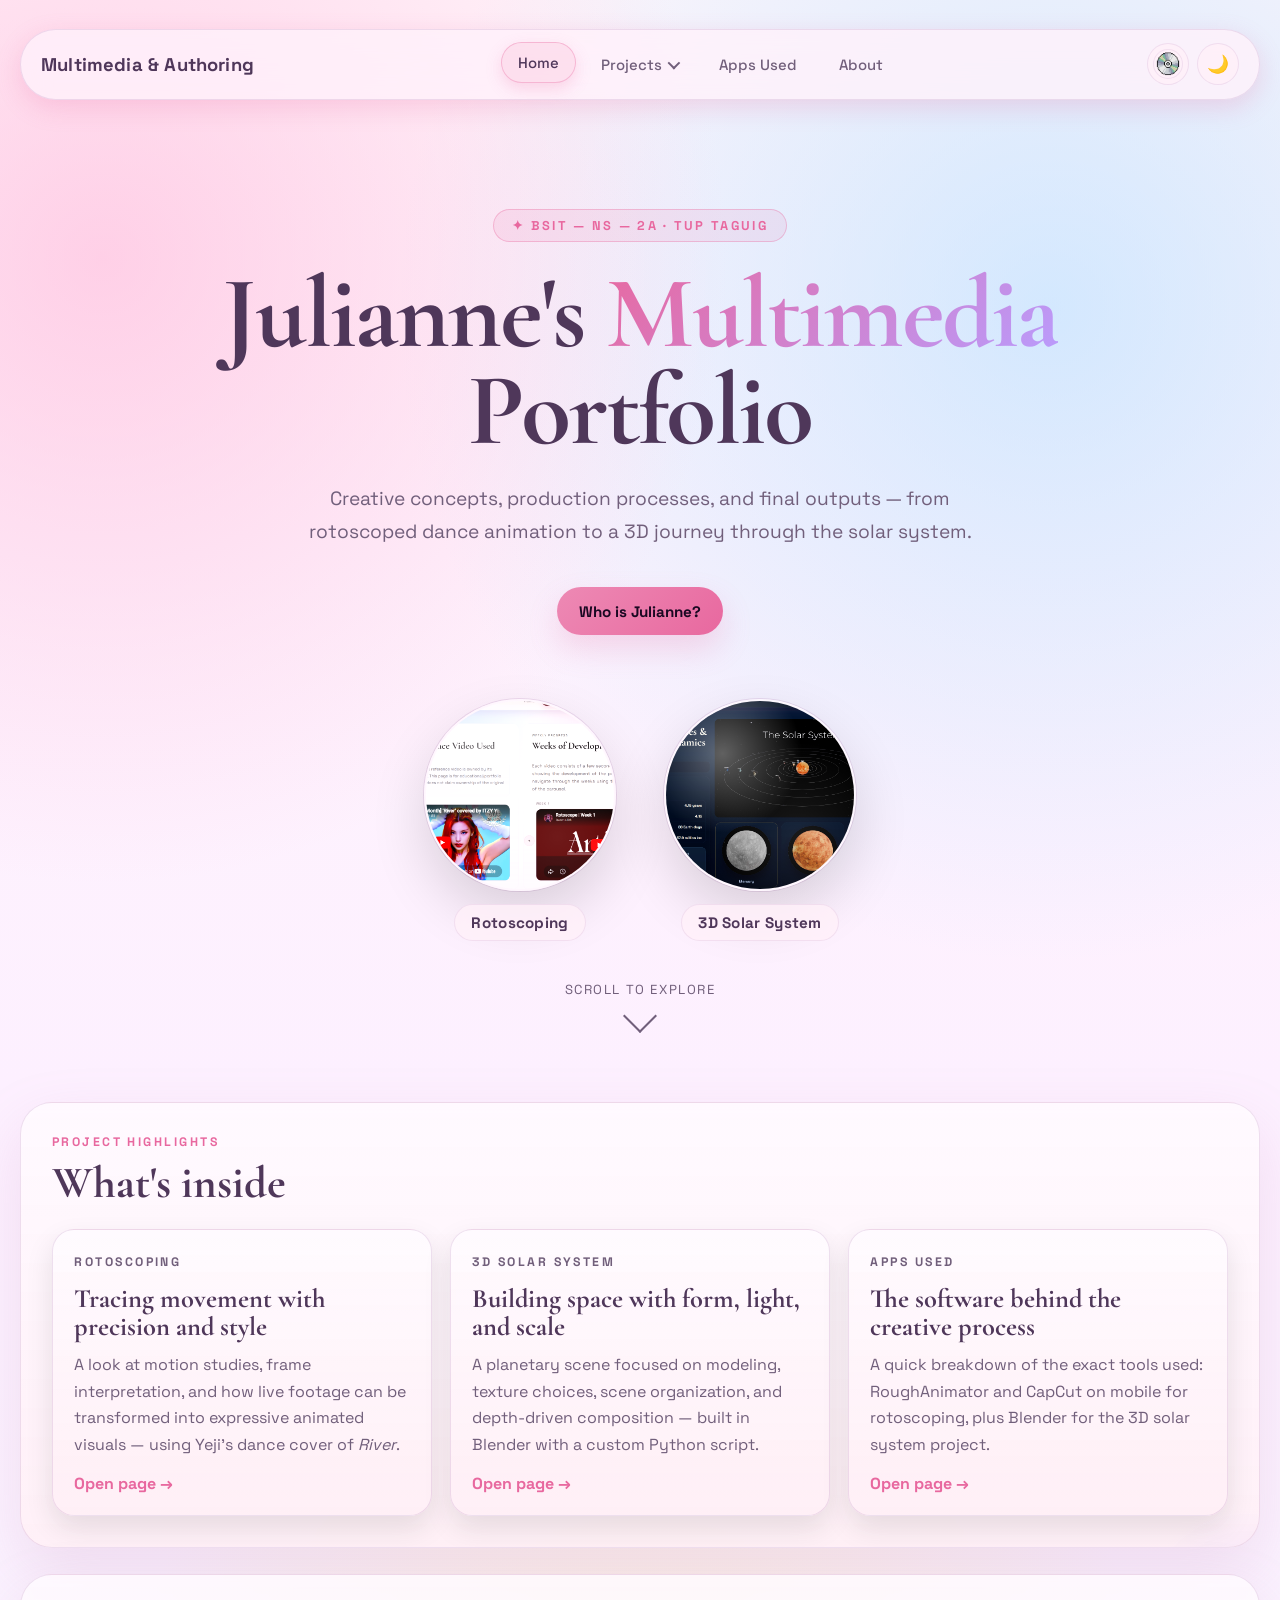
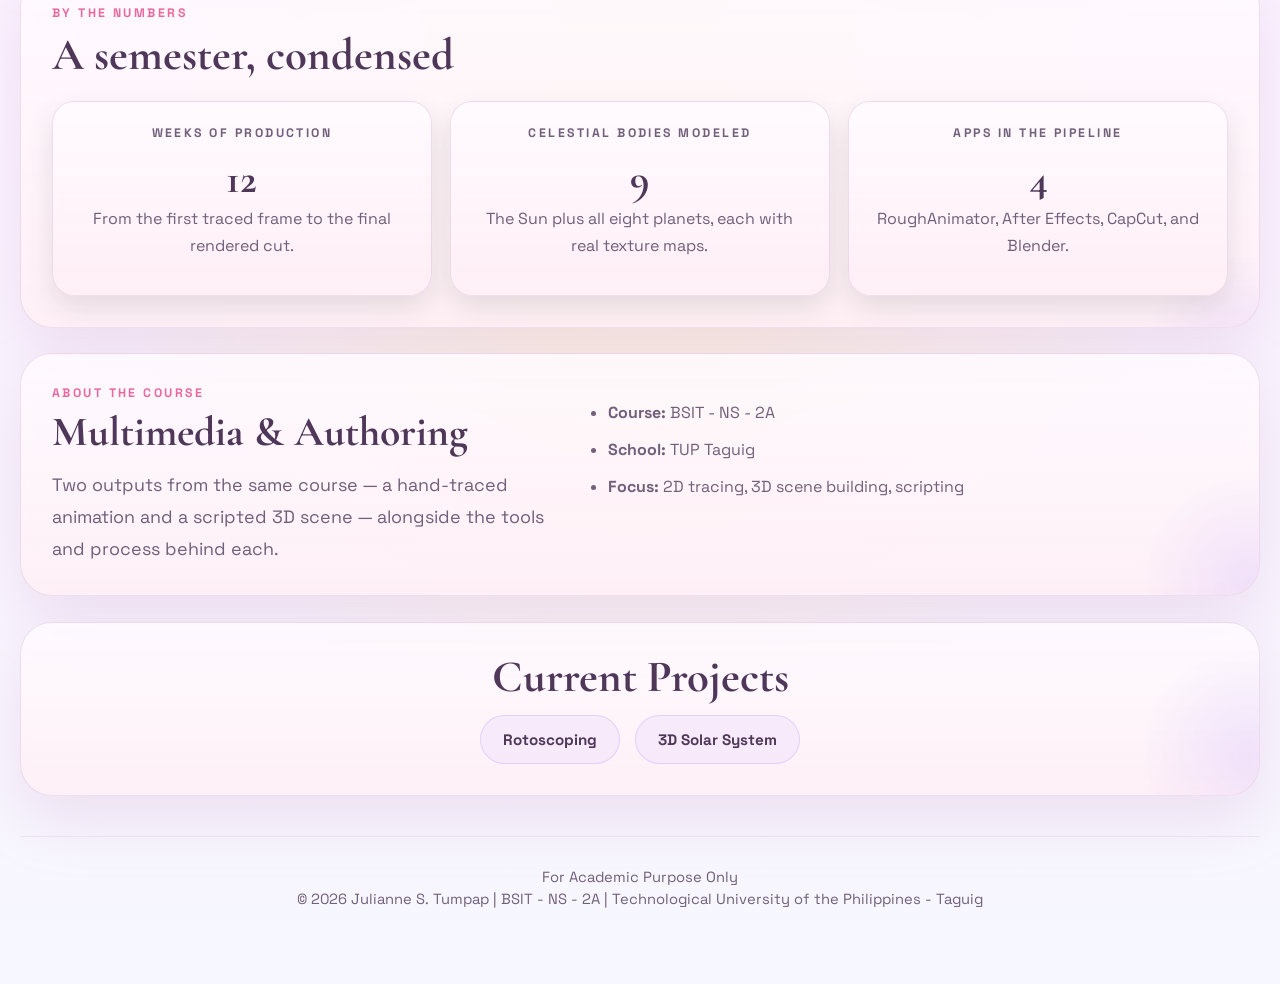
<file: index.html>
<!DOCTYPE html>
<html lang="en">
<head>
  
  <meta charset="UTF-8">
  <meta name="viewport" content="width=device-width, initial-scale=1.0">
  <title>Multimedia and Authoring — Julianne's Portfolio</title>
  <meta name="description" content="A multimedia and authoring portfolio featuring rotoscoping, 3D solar system work, software tools, and project process breakdowns.">
  <link rel="preconnect" href="https://fonts.googleapis.com">
  <link rel="preconnect" href="https://fonts.gstatic.com" crossorigin>
  <link href="https://fonts.googleapis.com/css2?family=Cormorant+Garamond:ital,wght@0,500;0,600;0,700;1,600&family=Space+Grotesk:wght@400;500;700&display=swap" rel="stylesheet">
  <link rel="stylesheet" href="styles.css">
  <script src="custom-cursor.js" defer></script>
</head>
<body class="page-home">

  <a class="skip-link" href="#main-content">Skip to content</a>

  <div class="site-shell">

    <!-- Header -->
    <header class="site-header" id="site-header">
      <a class="brand" href="index.html">
        <span>Multimedia &amp; Authoring</span>
      </a>

      <button class="nav-toggle" type="button"
              aria-expanded="false" aria-controls="primary-nav" aria-label="Open menu">
        <span></span><span></span><span></span>
      </button>

      <nav class="main-nav" id="primary-nav" aria-label="Primary">
        <a class="active" href="index.html">Home</a>
        <div class="nav-dropdown">
          <button class="nav-dropdown-trigger" type="button" aria-haspopup="true" aria-expanded="false">
            Projects
            <span class="nav-dropdown-caret" aria-hidden="true"></span>
          </button>
          <div class="nav-dropdown-menu" role="menu">
            <a href="rotoscoping.html" role="menuitem"><span class="dot" aria-hidden="true"></span>Rotoscoping</a>
            <a href="solar-system.html" role="menuitem"><span class="dot" aria-hidden="true"></span>3D Solar System</a>
          </div>
        </div>
        <a href="apps-used.html">Apps Used</a>
        <a href="about.html">About</a>
      </nav>

      <div class="header-controls">
        <button class="music-toggle" id="music-toggle" type="button" aria-label="Play background music">
          <span class="music-icon">
            <img src="Pictures/Pixel CD.jpg" alt="" loading="lazy">
          </span>
        </button>
        <button class="theme-toggle" id="theme-toggle" type="button" aria-label="Switch to dark mode">🌙
        </button>
      </div>
    </header>

    <!-- Main -->
    <main id="main-content">

      <!-- ── Hero Landing ────────────────────────────────── -->
      <section class="hero-landing" aria-label="Portfolio introduction">

        <div class="hero-center">
          <div class="hero-eyebrow" aria-hidden="true">✦ BSIT — NS — 2A · TUP Taguig</div>

          <h1 class="hero-title">
            Julianne's <span class="accent-word">Multimedia</span><br>
            Portfolio
          </h1>

          <p class="hero-sub">
            Creative concepts, production processes, and final outputs
            — from rotoscoped dance animation to a 3D journey through the solar system.
          </p>

          <div class="hero-cta-row">
            <a class="button button-primary" href="about.html">Who is Julianne?</a>
          </div>
        </div>

        <!-- Project bubbles -->
        <div class="hero-bubbles">
          <a class="hero-bubble hero-bubble-rotoscoping" href="rotoscoping.html"
             aria-label="Go to Rotoscoping project">
            <div class="hero-bubble-circle">
              <img src="Pictures/rotoscoping-preview.png" alt="Rotoscoping preview" loading="lazy">
            </div>
            <span class="hero-bubble-text">Rotoscoping</span>
          </a>

          <a class="hero-bubble hero-bubble-solar" href="solar-system.html"
             aria-label="Go to 3D Solar System project">
            <div class="hero-bubble-circle">
              <img src="Pictures/solar-system-preview.png" alt="Solar System preview" loading="lazy">
            </div>
            <span class="hero-bubble-text">3D Solar System</span>
          </a>
        </div>

        <div class="hero-scroll-hint" aria-hidden="true">
          Scroll to explore
          <span class="scroll-arrow"></span>
        </div>
      </section>

      <!-- ── Project Highlights ─────────────────────────── -->
      <section class="panel" aria-labelledby="highlights-heading">
        <div class="section-heading">
          <p class="eyebrow">Project Highlights</p>
          <h2 id="highlights-heading">What's inside</h2>
        </div>

        <div class="card-grid" style="margin-top: 1.4rem;">
          <article class="feature-card">
            <p class="card-label">Rotoscoping</p>
            <h3>Tracing movement with precision and style</h3>
            <p>
              A look at motion studies, frame interpretation, and how live footage can be
              transformed into expressive animated visuals — using Yeji's dance cover of <em>River</em>.
            </p>
            <a href="rotoscoping.html">Open page →</a>
          </article>

          <article class="feature-card">
            <p class="card-label">3D Solar System</p>
            <h3>Building space with form, light, and scale</h3>
            <p>
              A planetary scene focused on modeling, texture choices, scene organization, and
              depth-driven composition — built in Blender with a custom Python script.
            </p>
            <a href="solar-system.html">Open page →</a>
          </article>

          <article class="feature-card">
            <p class="card-label">Apps Used</p>
            <h3>The software behind the creative process</h3>
            <p>
              A quick breakdown of the exact tools used: RoughAnimator and CapCut on mobile
              for rotoscoping, plus Blender for the 3D solar system project.
            </p>
            <a href="apps-used.html">Open page →</a>
          </article>
        </div>
      </section>

      <!-- ── Quick Stats ─────────────────────────────────── -->
      <section class="panel" aria-labelledby="stats-heading">
        <div class="section-heading">
          <p class="eyebrow">By the Numbers</p>
          <h2 id="stats-heading">A semester, condensed</h2>
        </div>
        <div class="card-grid" style="margin-top: 1.4rem;">
          <article class="feature-card" style="text-align:center;">
            <p class="card-label">Weeks of Production</p>
            <h3 style="font-size:2.6rem; margin-bottom:0.3rem;">12</h3>
            <p>From the first traced frame to the final rendered cut.</p>
          </article>
          <article class="feature-card" style="text-align:center;">
            <p class="card-label">Celestial Bodies Modeled</p>
            <h3 style="font-size:2.6rem; margin-bottom:0.3rem;">9</h3>
            <p>The Sun plus all eight planets, each with real texture maps.</p>
          </article>
          <article class="feature-card" style="text-align:center;">
            <p class="card-label">Apps in the Pipeline</p>
            <h3 style="font-size:2.6rem; margin-bottom:0.3rem;">4</h3>
            <p>RoughAnimator, After Effects, CapCut, and Blender.</p>
          </article>
        </div>
      </section>

      <!-- ── Course Context ──────────────────────────────── -->
      <section class="panel" aria-labelledby="course-heading">
        <div class="split-panel">
          <div>
            <p class="eyebrow">About the Course</p>
            <h2 id="course-heading" style="font-family:var(--font-display); font-size:clamp(1.8rem,3.5vw,2.6rem); margin:0 0 0.9rem;">
              Multimedia &amp; Authoring
            </h2>
            <p class="lead">
              Two outputs from the same course — a hand-traced animation and a scripted 3D scene —
              alongside the tools and process behind each.
            </p>
          </div>
          <div>
            <ul class="detail-list">
              <li><strong>Course:</strong> BSIT - NS - 2A</li>
              <li><strong>School:</strong> TUP Taguig</li>
              <li><strong>Focus:</strong> 2D tracing, 3D scene building, scripting</li>
            </ul>
          </div>
        </div>
      </section>

      <!-- ── Closing CTA ─────────────────────────────────── -->
      <section class="panel" aria-labelledby="cta-heading" style="text-align:center;">
        <h2 id="cta-heading" style="font-family:var(--font-display); font-size:clamp(1.9rem,4vw,2.8rem); margin:0 0 0.9rem;">
          Current Projects
        </h2>
        <div class="hero-cta-row">
          <a class="button button-secondary" href="rotoscoping.html">Rotoscoping</a>
          <a class="button button-secondary" href="solar-system.html">3D Solar System</a>
        </div>
      </section>

    </main>

    <footer class="site-footer">
      <p>For Academic Purpose Only</p>
      <p>© 2026 Julianne S. Tumpap | BSIT - NS - 2A | Technological University of the Philippines - Taguig</p>
    </footer>
  </div>

  <!-- Music now-playing bar -->
  <div class="music-bar" id="music-bar" aria-live="polite">
    <span class="music-bar-dot"></span>
    <span id="music-bar-label">Now playing</span>
  </div>

  <script src="script.js" defer></script>
</body>
</html>
</file>
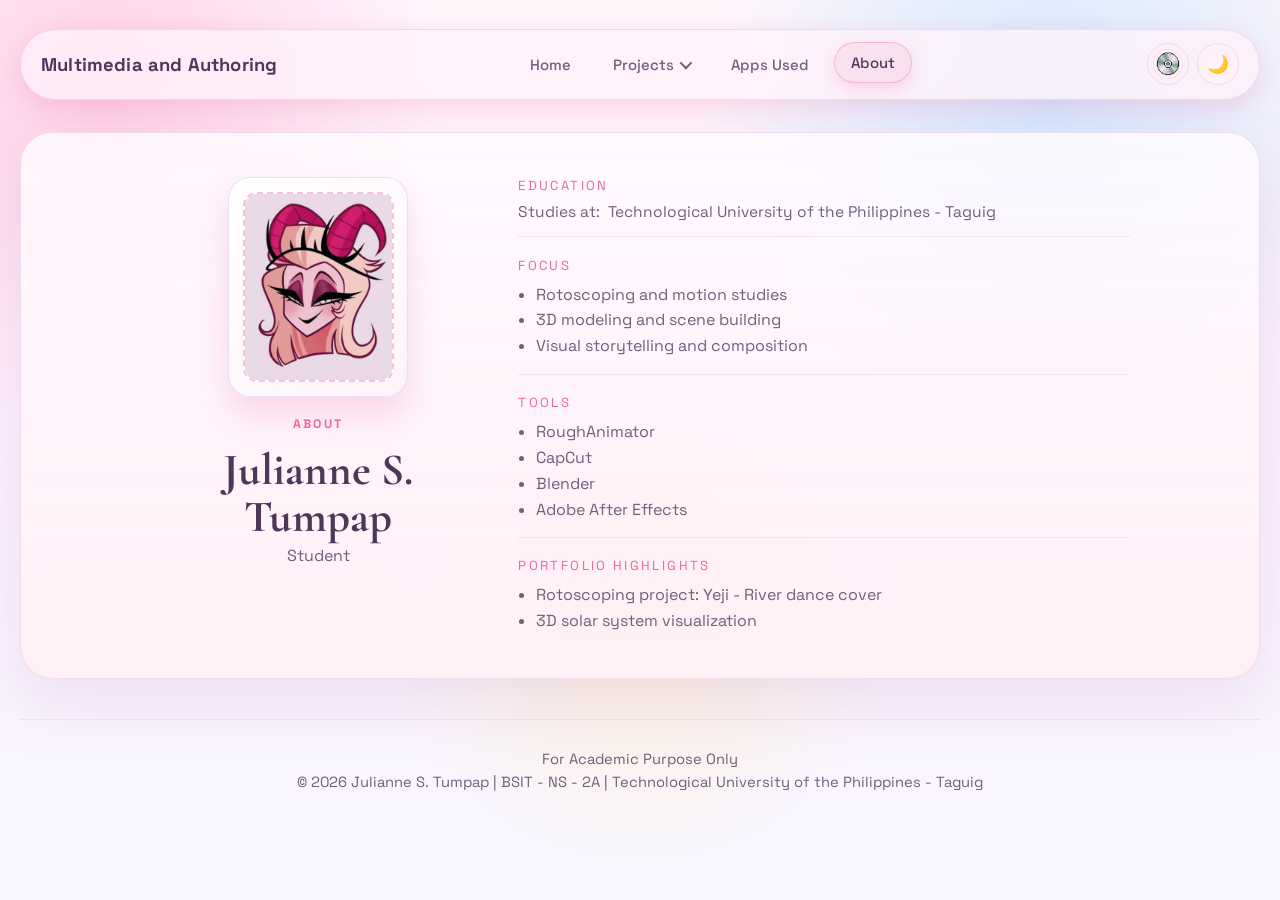
<file: about.html>
<!DOCTYPE html>
<html lang="en">
<head>
  <meta charset="UTF-8">
  <meta name="viewport" content="width=device-width, initial-scale=1.0">
  <title>About | Multimedia and Authoring</title>
  <meta name="description" content="About the multimedia and authoring portfolio, including purpose, visual direction, and the design goals behind each project page.">
  <link rel="preconnect" href="https://fonts.googleapis.com">
  <link rel="preconnect" href="https://fonts.gstatic.com" crossorigin>
  <link href="https://fonts.googleapis.com/css2?family=Cormorant+Garamond:ital,wght@0,500;0,600;0,700;1,600&family=Space+Grotesk:wght@400;500;700&display=swap" rel="stylesheet">
  <link rel="stylesheet" href="styles.css">
  <script src="custom-cursor.js" defer></script>
</head>
<body class="page-about">
  <a class="skip-link" href="#main-content">Skip to content</a>
  <div class="site-shell">
    <header class="site-header" id="site-header">
      <a class="brand" href="index.html">
        <span>Multimedia and Authoring</span>
      </a>
      <button class="nav-toggle" type="button" aria-expanded="false" aria-controls="primary-nav" aria-label="Open menu">
        <span></span>
        <span></span>
        <span></span>
      </button>
      <nav class="main-nav" id="primary-nav" aria-label="Primary">
        <a href="index.html">Home</a>
        <div class="nav-dropdown">
          <button class="nav-dropdown-trigger" type="button" aria-haspopup="true" aria-expanded="false">
            Projects
            <span class="nav-dropdown-caret" aria-hidden="true"></span>
          </button>
          <div class="nav-dropdown-menu" role="menu">
            <a href="rotoscoping.html" role="menuitem"><span class="dot" aria-hidden="true"></span>Rotoscoping</a>
            <a href="solar-system.html" role="menuitem"><span class="dot" aria-hidden="true"></span>3D Solar System</a>
          </div>
        </div>
        <a href="apps-used.html">Apps Used</a>
        <a class="active" href="about.html">About</a>
      </nav>
      <div class="header-controls">
        <button class="music-toggle" id="music-toggle" type="button" aria-label="Play background music">
          <span class="music-icon">
            <img src="Pictures/Pixel CD.jpg" alt="" loading="lazy">
          </span>
          <span class="music-mute-line" aria-hidden="true"></span>
        </button>
        <button class="theme-toggle" id="theme-toggle" type="button" aria-label="Switch to dark mode">🌙</button>
      </div>
    </header>

    <main id="main-content">
      <section class="panel about-panel">
        <div class="about-card resume-card">
          <div class="resume-aside">
            <div class="about-frame" aria-label="Photo frame">
              <div class="about-frame-inner">
                <img class="about-photo" src="Pictures/Lilith Icon.png" alt="Lilith Icon" loading="lazy">
              </div>
            </div>
            <div class="resume-summary">
              <p class="card-label">About</p>
              <h2 class="about-title">Julianne S. Tumpap</h2>
              <p class="resume-role">Student</p>
            </div>
          </div>
          <div class="resume-main">
            <div class="resume-section">
              <p class="resume-heading">Education</p>
              <p class="about-line">
                <span>Studies at:</span>
                <span class="tup-mark">Technological University of the Philippines - Taguig</span>
              </p>
            </div>
            <div class="resume-section">
              <p class="resume-heading">Focus</p>
              <ul class="resume-list">
                <li>Rotoscoping and motion studies</li>
                <li>3D modeling and scene building</li>
                <li>Visual storytelling and composition</li>
              </ul>
            </div>
            <div class="resume-section">
              <p class="resume-heading">Tools</p>
              <ul class="resume-list">
                <li>RoughAnimator</li>
                <li>CapCut</li>
                <li>Blender</li>
                <li>Adobe After Effects</li>
              </ul>
            </div>
            <div class="resume-section">
              <p class="resume-heading">Portfolio Highlights</p>
              <ul class="resume-list">
                <li>Rotoscoping project: Yeji - River dance cover</li>
                <li>3D solar system visualization</li>
              </ul>
            </div>
          </div>
        </div>
      </section>
    </main>
    <footer class="site-footer">
      <p>For Academic Purpose Only</p>
      <p>© 2026 Julianne S. Tumpap | BSIT - NS - 2A | Technological University of the Philippines - Taguig</p>
    </footer>
  </div>

  <div class="music-bar" id="music-bar" aria-live="polite">
    <span class="music-bar-dot"></span>
    <span id="music-bar-label">Now playing</span>
  </div>

  <script src="script.js" defer></script>
</body>
</html>
</file>
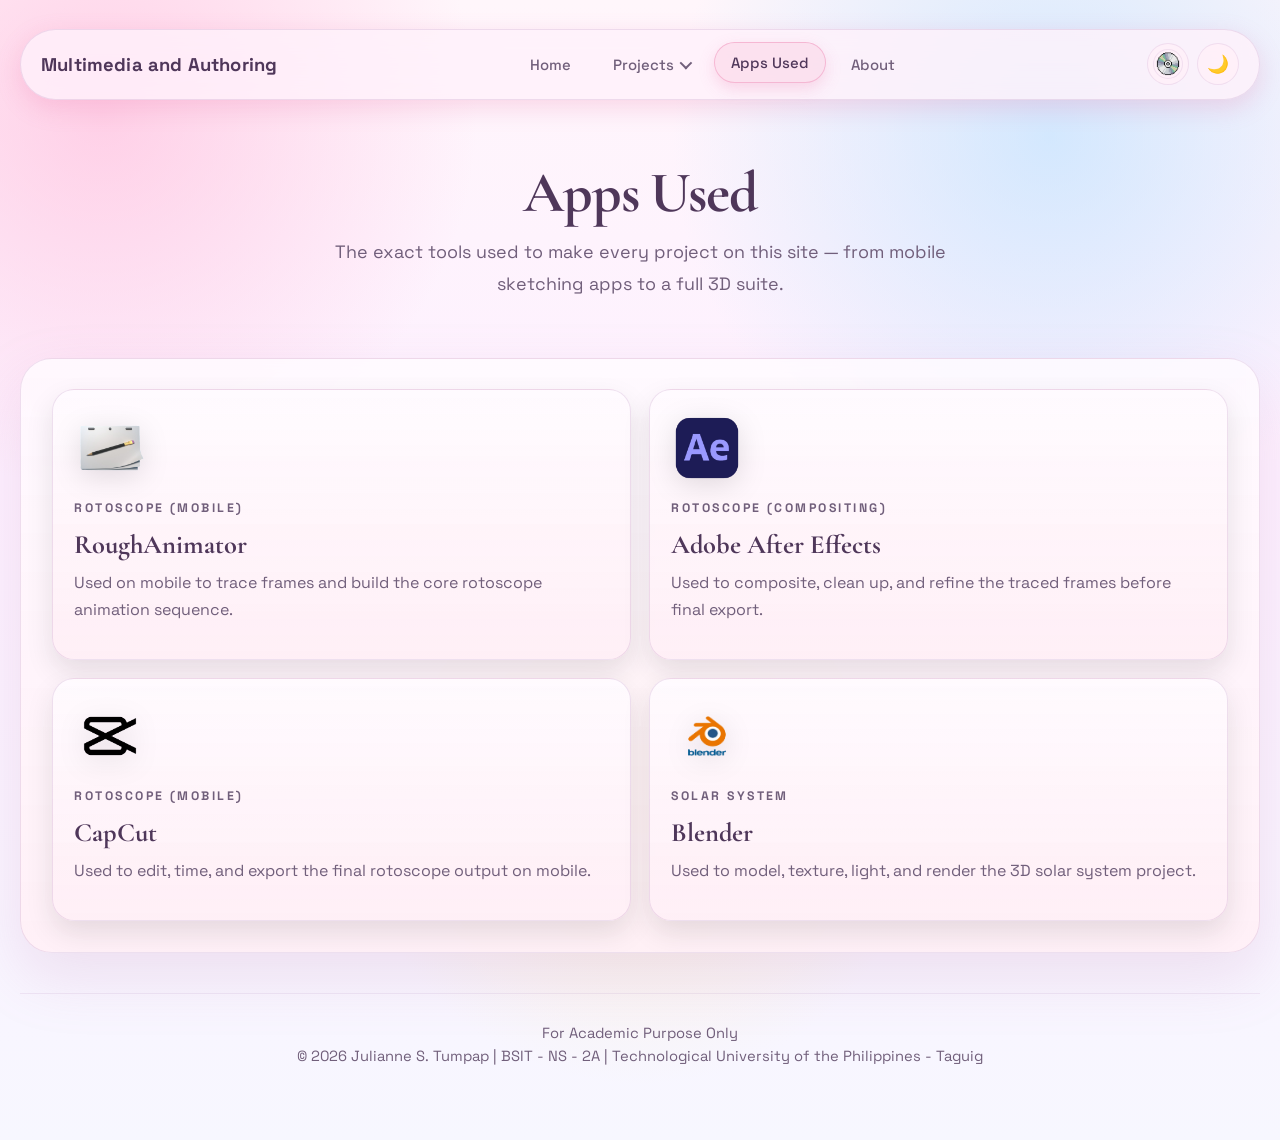
<file: apps-used.html>
<!DOCTYPE html>
<html lang="en">
<head>
  <meta charset="UTF-8">
  <meta name="viewport" content="width=device-width, initial-scale=1.0">
  <title>Apps Used | Multimedia and Authoring</title>
  <meta name="description" content="A breakdown of the exact apps used in this portfolio: RoughAnimator and CapCut on mobile for rotoscoping, Adobe After Effects for compositing, and Blender for the solar system project.">
  <link rel="preconnect" href="https://fonts.googleapis.com">
  <link rel="preconnect" href="https://fonts.gstatic.com" crossorigin>
  <link href="https://fonts.googleapis.com/css2?family=Cormorant+Garamond:ital,wght@0,500;0,600;0,700;1,600&family=Space+Grotesk:wght@400;500;700&display=swap" rel="stylesheet">
  <link rel="stylesheet" href="styles.css">
  <script src="custom-cursor.js" defer></script>
</head>
<body class="page-apps">
  <a class="skip-link" href="#main-content">Skip to content</a>
  <div class="site-shell">
    <header class="site-header" id="site-header">
      <a class="brand" href="index.html">
        <span>Multimedia and Authoring</span>
      </a>
      <button class="nav-toggle" type="button" aria-expanded="false" aria-controls="primary-nav" aria-label="Open menu">
        <span></span>
        <span></span>
        <span></span>
      </button>
      <nav class="main-nav" id="primary-nav" aria-label="Primary">
        <a href="index.html">Home</a>
        <div class="nav-dropdown">
          <button class="nav-dropdown-trigger" type="button" aria-haspopup="true" aria-expanded="false">
            Projects
            <span class="nav-dropdown-caret" aria-hidden="true"></span>
          </button>
          <div class="nav-dropdown-menu" role="menu">
            <a href="rotoscoping.html" role="menuitem"><span class="dot" aria-hidden="true"></span>Rotoscoping</a>
            <a href="solar-system.html" role="menuitem"><span class="dot" aria-hidden="true"></span>3D Solar System</a>
          </div>
        </div>
        <a class="active" href="apps-used.html">Apps Used</a>
        <a href="about.html">About</a>
      </nav>
      <div class="header-controls">
        <button class="music-toggle" id="music-toggle" type="button" aria-label="Play background music">
          <span class="music-icon">
            <img src="Pictures/Pixel CD.jpg" alt="" loading="lazy">
          </span>
          <span class="music-mute-line" aria-hidden="true"></span>
        </button>
        <button class="theme-toggle" id="theme-toggle" type="button" aria-label="Switch to dark mode">🌙</button>
      </div>
    </header>

    <main id="main-content">
      <section class="page-intro">
        <h1>Apps Used</h1>
        <p class="lead lead-center">The exact tools used to make every project on this site — from mobile sketching apps to a full 3D suite.</p>
      </section>

      <section class="panel">
        <div class="card-grid-2col">
          <article class="feature-card">
            <img class="app-logo" src="App Used Logos/RoughAnimator.png" alt="RoughAnimator logo" loading="lazy">
            <p class="card-label">Rotoscope (Mobile)</p>
            <h2>RoughAnimator</h2>
            <p>Used on mobile to trace frames and build the core rotoscope animation sequence.</p>
          </article>
          <article class="feature-card">
            <img class="app-logo" src="App Used Logos/After Effects.png" alt="Adobe After Effects logo" loading="lazy">
            <p class="card-label">Rotoscope (Compositing)</p>
            <h2>Adobe After Effects</h2>
            <p>Used to composite, clean up, and refine the traced frames before final export.</p>
          </article>
          <article class="feature-card">
            <img class="app-logo" src="App Used Logos/Capcut.png" alt="CapCut logo" loading="lazy">
            <p class="card-label">Rotoscope (Mobile)</p>
            <h2>CapCut</h2>
            <p>Used to edit, time, and export the final rotoscope output on mobile.</p>
          </article>
          <article class="feature-card">
            <img class="app-logo" src="App Used Logos/Blender.png" alt="Blender logo" loading="lazy">
            <p class="card-label">Solar System</p>
            <h2>Blender</h2>
            <p>Used to model, texture, light, and render the 3D solar system project.</p>
          </article>
        </div>
      </section>
    </main>
    <footer class="site-footer">
      <p>For Academic Purpose Only</p>
      <p>© 2026 Julianne S. Tumpap | BSIT - NS - 2A | Technological University of the Philippines - Taguig</p>
    </footer>
  </div>

  <div class="music-bar" id="music-bar" aria-live="polite">
    <span class="music-bar-dot"></span>
    <span id="music-bar-label">Now playing</span>
  </div>

  <script src="script.js" defer></script>
</body>
</html>
</file>
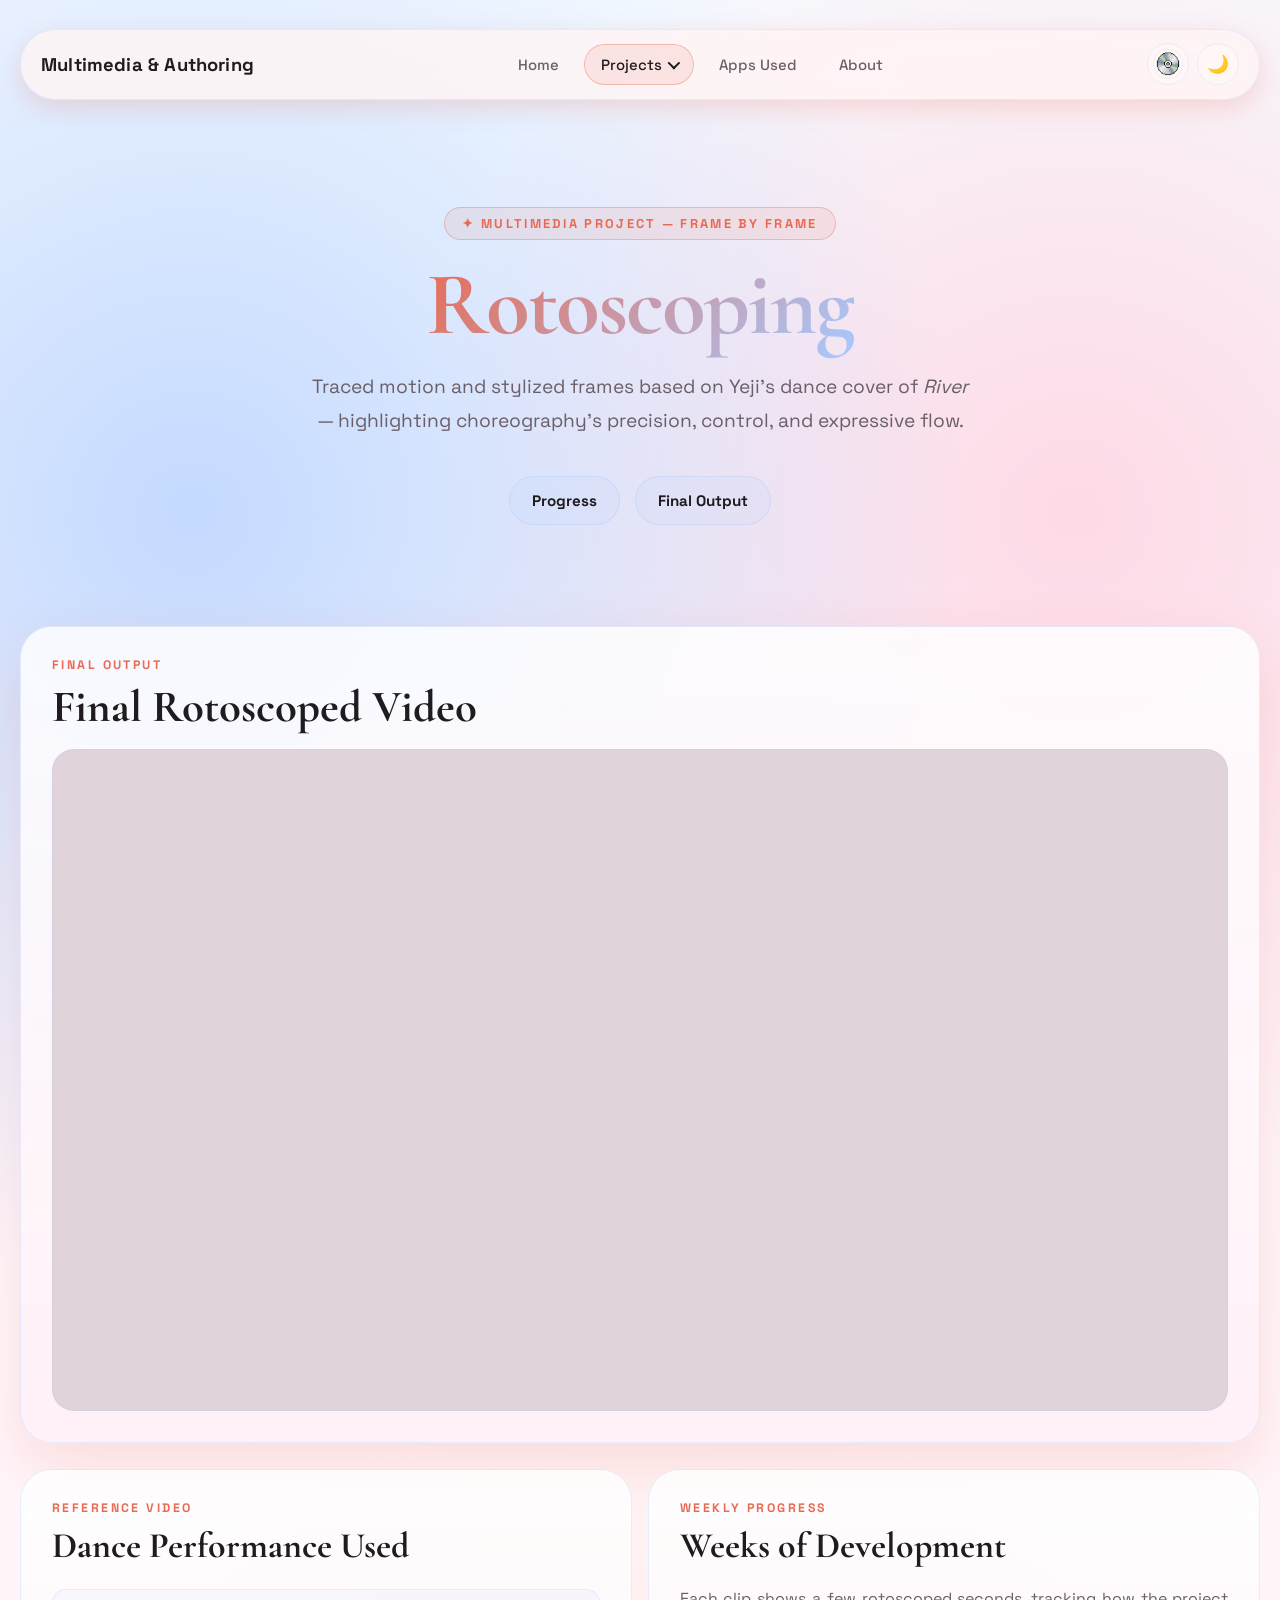
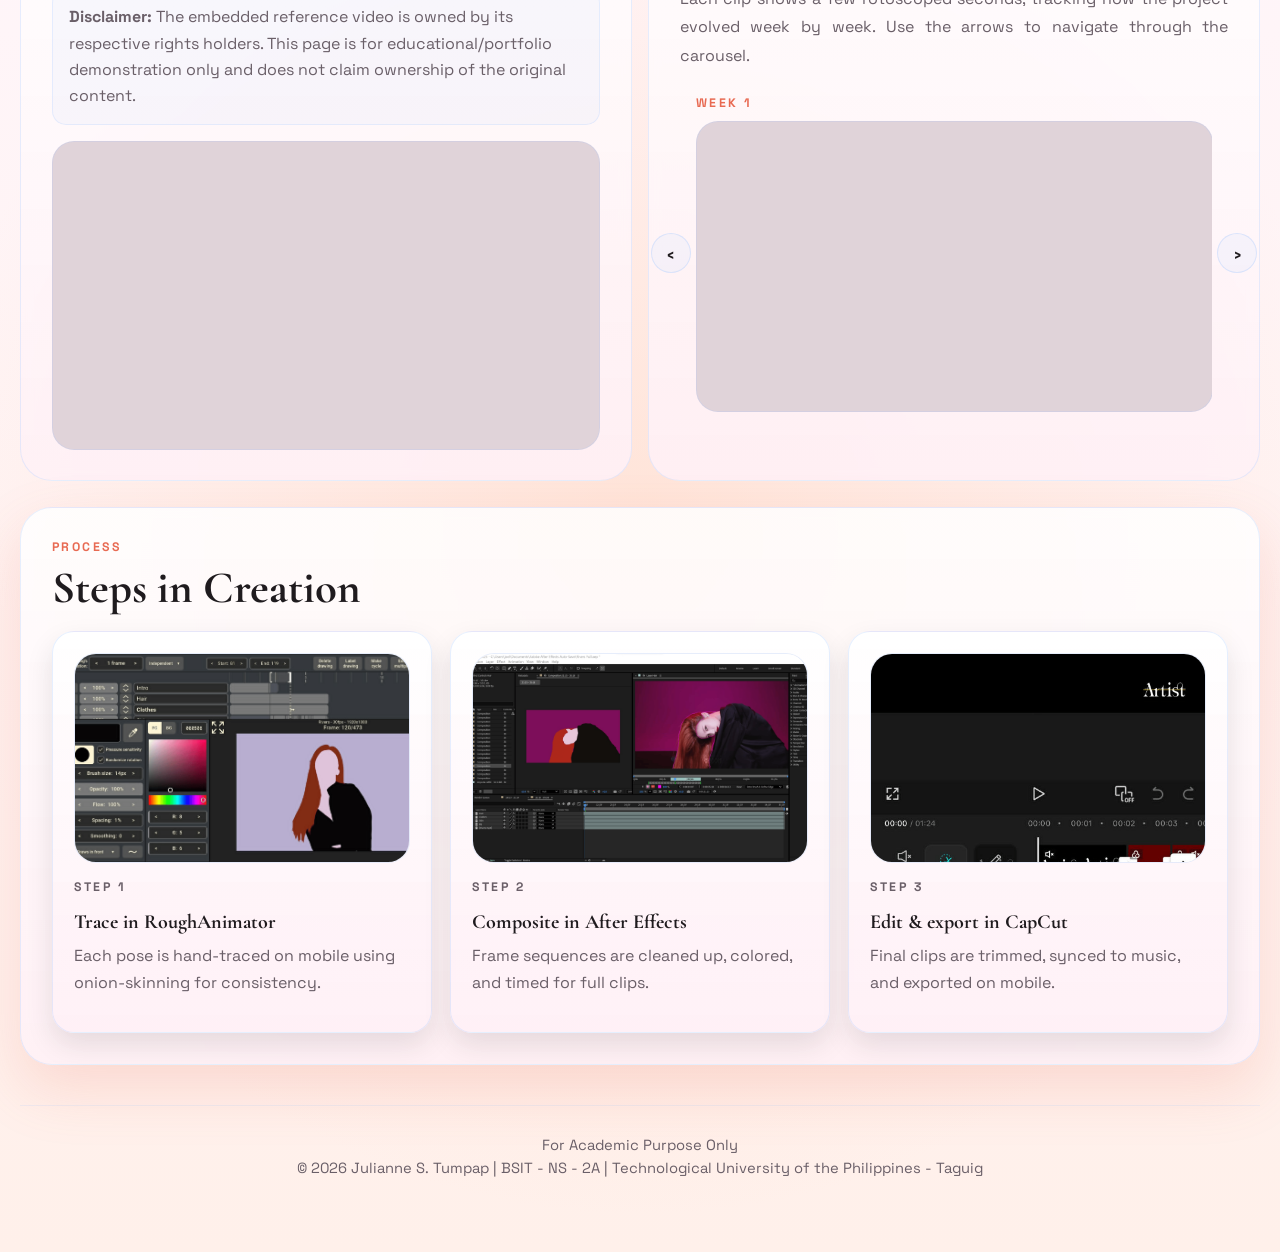
<file: rotoscoping.html>
<!DOCTYPE html>
<html lang="en">
<head>
  
  <meta charset="UTF-8">
  <meta name="viewport" content="width=device-width, initial-scale=1.0">
  <title>Rotoscoping | Multimedia and Authoring</title>
  <meta name="description" content="A rotoscoping project inspired by Yeji's dance cover of River, documenting visual direction, creative process, and weekly progress outputs.">
  <link rel="preconnect" href="https://fonts.googleapis.com">
  <link rel="preconnect" href="https://fonts.gstatic.com" crossorigin>
  <link href="https://fonts.googleapis.com/css2?family=Cormorant+Garamond:ital,wght@0,500;0,600;0,700;1,600&family=Space+Grotesk:wght@400;500;700&display=swap" rel="stylesheet">
  <link rel="stylesheet" href="styles.css">
  <script src="custom-cursor.js" defer></script>
</head>
<body class="page-rotoscoping">

  <a class="skip-link" href="#main-content">Skip to content</a>

  <div class="site-shell">

    <header class="site-header" id="site-header">
      <a class="brand" href="index.html">
        <span>Multimedia &amp; Authoring</span>
      </a>
      <button class="nav-toggle" type="button"
              aria-expanded="false" aria-controls="primary-nav" aria-label="Open menu">
        <span></span><span></span><span></span>
      </button>
      <nav class="main-nav" id="primary-nav" aria-label="Primary">
        <a href="index.html">Home</a>
        <div class="nav-dropdown">
          <button class="nav-dropdown-trigger active" type="button" aria-haspopup="true" aria-expanded="false">
            Projects
            <span class="nav-dropdown-caret" aria-hidden="true"></span>
          </button>
          <div class="nav-dropdown-menu" role="menu">
            <a class="active" href="rotoscoping.html" role="menuitem"><span class="dot" aria-hidden="true"></span>Rotoscoping</a>
            <a href="solar-system.html" role="menuitem"><span class="dot" aria-hidden="true"></span>3D Solar System</a>
          </div>
        </div>
        <a href="apps-used.html">Apps Used</a>
        <a href="about.html">About</a>
      </nav>
      <div class="header-controls">
        <button class="music-toggle" id="music-toggle" type="button" aria-label="Play background music">
          <span class="music-icon">
            <img src="Pictures/Pixel CD.jpg" alt="" loading="lazy">
          </span>
        </button>
        <button class="theme-toggle" id="theme-toggle" type="button" aria-label="Switch to dark mode">🌙</button>
      </div>
    </header>

    <main id="main-content">

      <!-- ── Page Hero ──────────────────────────────────── -->
      <section class="hero-landing" style="min-height: 52vh; padding-block: clamp(2rem,5vw,4rem);"
               aria-label="Rotoscoping page introduction">
        <div class="hero-center">
          <div class="hero-eyebrow">✦ Multimedia Project — Frame by Frame</div>
          <h1 class="hero-title" style="font-size: clamp(2.6rem,7vw,6rem);">
            &shy;<span class="accent-word">Rotoscoping</span>
          </h1>
          <p class="hero-sub">
            Traced motion and stylized frames based on Yeji's dance cover of <em>River</em> —
            highlighting choreography's precision, control, and expressive flow.
          </p>
          <div class="hero-cta-row">
            <a class="button button-secondary" href="#roto-media">Progress</a>
            <a class="button button-secondary" href="#final-output">Final Output</a>
          </div>
        </div>
      </section>

       <!-- ── Final Output ───────────────────────────────── -->
      <section class="panel" id="final-output" aria-labelledby="final-heading">
        <div class="section-heading">
          <p class="eyebrow">Final Output</p>
          <h2 id="final-heading">Final Rotoscoped Video</h2>
        </div>
        <div class="video-showcase" style="margin-top: 1.2rem;">
          <div class="video-frame">
            <iframe
              src="https://www.youtube.com/embed/LV7TFzsTLbs"
              title="Final Rotoscoping Video"
              loading="lazy"
              allow="accelerometer; autoplay; clipboard-write; encrypted-media; gyroscope; picture-in-picture; web-share"
              allowfullscreen></iframe>
          </div>
        </div>
      </section>


      <!-- ── Reference + Weekly Progress ───────────────── -->
      <section class="content-grid roto-media" id="roto-media"
               aria-label="Reference video and weekly progress">

        <article class="panel">
          <div class="media-intro">
            <div class="section-heading">
              <p class="eyebrow">Reference Video</p>
              <h2>Dance Performance Used</h2>
            </div>
            <p class="disclaimer">
              <strong>Disclaimer:</strong> The embedded reference video is owned by its respective rights holders.
              This page is for educational/portfolio demonstration only and does not claim ownership of the
              original content.
            </p>
          </div>
          <div class="video-showcase">
            <div class="video-frame">
              <iframe
                src="https://www.youtube.com/embed/tnMFp53wrRg"
                title="Yeji — River Dance Cover (Reference)"
                loading="lazy"
                allow="accelerometer; autoplay; clipboard-write; encrypted-media; gyroscope; picture-in-picture; web-share"
                allowfullscreen></iframe>
            </div>
          </div>
        </article>

        <article class="panel">
          <div class="media-intro">
            <div class="section-heading">
              <p class="eyebrow">Weekly Progress</p>
              <h2>Weeks of Development</h2>
            </div>
            <p class="lead" style="font-size: 1rem; text-align: justify;">
              Each clip shows a few rotoscoped seconds, tracking how the project evolved week by week.
              Use the arrows to navigate through the carousel.
            </p>
          </div>

          <div class="weekly-shell" aria-label="Weekly progress carousel">
            <div class="weekly-controls" aria-label="Carousel controls">
              <button class="button button-secondary weekly-nav" type="button"
                      data-weekly-nav="prev" aria-label="Previous week">&#8249;</button>
              <button class="button button-secondary weekly-nav" type="button"
                      data-weekly-nav="next" aria-label="Next week">&#8250;</button>
            </div>
            <div class="weekly-viewport" id="weekly-carousel">
              <div class="weekly-track">

                <article class="video-card weekly-card">
                  <p class="card-label">Week 1</p>
                  <div class="video-frame">
                    <iframe src="https://www.youtube.com/embed/NbdC8mcMGjI"
                      title="Week 1 Progress" loading="lazy"
                      allow="accelerometer; autoplay; clipboard-write; encrypted-media; gyroscope; picture-in-picture"
                      allowfullscreen></iframe>
                  </div>
                </article>

                <article class="video-card weekly-card">
                  <p class="card-label">Week 2</p>
                  <div class="video-frame">
                    <iframe src="https://www.youtube.com/embed/3PPAZvgeO1U"
                      title="Week 2 Progress" loading="lazy"
                      allow="accelerometer; autoplay; clipboard-write; encrypted-media; gyroscope; picture-in-picture"
                      allowfullscreen></iframe>
                  </div>
                </article>

                <article class="video-card weekly-card">
                  <p class="card-label">Week 3</p>
                  <div class="video-frame">
                    <iframe src="https://www.youtube.com/embed/1V7__2cJxSo"
                      title="Week 3 Progress" loading="lazy"
                      allow="accelerometer; autoplay; clipboard-write; encrypted-media; gyroscope; picture-in-picture"
                      allowfullscreen></iframe>
                  </div>
                </article>

                <article class="video-card weekly-card">
                  <p class="card-label">Week 4</p>
                  <div class="video-frame">
                    <iframe src="https://www.youtube.com/embed/TdVYMCjbFDs"
                      title="Week 4 Progress" loading="lazy"
                      allow="accelerometer; autoplay; clipboard-write; encrypted-media; gyroscope; picture-in-picture"
                      allowfullscreen></iframe>
                  </div>
                </article>

                <article class="video-card weekly-card">
                  <p class="card-label">Week 5</p>
                  <div class="video-frame">
                    <iframe src="https://www.youtube.com/embed/ocXPxEsuMGM"
                      title="Week 5 Progress" loading="lazy"
                      allow="accelerometer; autoplay; clipboard-write; encrypted-media; gyroscope; picture-in-picture"
                      allowfullscreen></iframe>
                  </div>
                </article>

                <article class="video-card weekly-card">
                  <p class="card-label">Week 6</p>
                  <div class="video-frame">
                    <iframe src="https://www.youtube.com/embed/ucjT4dFQmPQ"
                      title="Week 6 Progress" loading="lazy"
                      allow="accelerometer; autoplay; clipboard-write; encrypted-media; gyroscope; picture-in-picture"
                      allowfullscreen></iframe>
                  </div>
                </article>

                <article class="video-card weekly-card">
                  <p class="card-label">Week 7</p>
                  <div class="video-frame">
                    <iframe src="https://www.youtube.com/embed/yInYsEGulto"
                      title="Week 7 Progress" loading="lazy"
                      allow="accelerometer; autoplay; clipboard-write; encrypted-media; gyroscope; picture-in-picture"
                      allowfullscreen></iframe>
                  </div>
                </article>

                <article class="video-card weekly-card">
                  <p class="card-label">Week 8</p>
                  <div class="video-frame">
                    <iframe src="https://www.youtube.com/embed/5w8mVE187DQ"
                      title="Week 8 Progress" loading="lazy"
                      allow="accelerometer; autoplay; clipboard-write; encrypted-media; gyroscope; picture-in-picture"
                      allowfullscreen></iframe>
                  </div>
                </article>

                <article class="video-card weekly-card">
                  <p class="card-label">Week 9</p>
                  <div class="video-frame">
                    <iframe src="https://www.youtube.com/embed/jq7XPa2aA8Q"
                      title="Week 9 Progress" loading="lazy"
                      allow="accelerometer; autoplay; clipboard-write; encrypted-media; gyroscope; picture-in-picture"
                      allowfullscreen></iframe>
                  </div>
                </article>

                <article class="video-card weekly-card">
                  <p class="card-label">Week 10</p>
                  <div class="video-frame">
                    <iframe src="https://www.youtube.com/embed/Zpp2oUQC_FY"
                      title="Week 10 Progress" loading="lazy"
                      allow="accelerometer; autoplay; clipboard-write; encrypted-media; gyroscope; picture-in-picture"
                      allowfullscreen></iframe>
                  </div>
                </article>

                <article class="video-card weekly-card">
                  <p class="card-label">Week 11</p>
                  <div class="video-frame">
                    <iframe src="https://www.youtube.com/embed/KyBOh2otRZg"
                      title="Week 11 Progress" loading="lazy"
                      allow="accelerometer; autoplay; clipboard-write; encrypted-media; gyroscope; picture-in-picture"
                      allowfullscreen></iframe>
                  </div>
                </article>

                <article class="video-card weekly-card">
                  <p class="card-label">Week 12</p>
                  <div class="video-frame">
                    <iframe src="https://www.youtube.com/embed/ziJ55_7oGG8"
                      title="Week 12 Progress" loading="lazy"
                      allow="accelerometer; autoplay; clipboard-write; encrypted-media; gyroscope; picture-in-picture"
                      allowfullscreen></iframe>
                  </div>
                </article>

              </div><!-- /weekly-track -->
            </div><!-- /weekly-viewport -->
          </div>
        </article>

      </section>

      <!-- ── Process Steps ───────────────────────────────── -->
      <section class="panel" id="process" aria-labelledby="process-heading">
        <div class="section-heading">
          <p class="eyebrow">Process</p>
          <h2 id="process-heading">Steps in Creation</h2>
        </div>

        <div class="card-grid" style="margin-top: 1.2rem;">

          <article class="feature-card">
            <div class="step-figure">
              <img src="Pictures/Steps/roto-step-1.png" alt="Lighting step"
                   data-lightbox loading="lazy">
            </div>
            <p class="card-label">Step 1</p>
            <h3 style="font-size:1.25rem;">Trace in RoughAnimator</h3>
            <p>Each pose is hand-traced on mobile using onion-skinning for consistency.</p>
          </article>

          <article class="feature-card">
            <div class="step-figure">
              <img src="Pictures/Steps/roto-step-2.png" alt="Lighting step"
                   data-lightbox loading="lazy">
            </div>
            <p class="card-label">Step 2</p>
            <h3 style="font-size:1.25rem;">Composite in After Effects</h3>
            <p>Frame sequences are cleaned up, colored, and timed for full clips.</p>
          </article>

          <article class="feature-card">
            <div class="step-figure">
              <img src="Pictures/Steps/roto-step-3.png" alt="Lighting step"
                   data-lightbox loading="lazy">
            </div>
            <p class="card-label">Step 3</p>
            <h3 style="font-size:1.25rem;">Edit &amp; export in CapCut</h3>
            <p>Final clips are trimmed, synced to music, and exported on mobile.</p>
          </article>

        </div>
      </section>


    </main>

    <footer class="site-footer">
      <p>For Academic Purpose Only</p>
      <p>© 2026 Julianne S. Tumpap | BSIT - NS - 2A | Technological University of the Philippines - Taguig</p>
    </footer>
  </div>

  <div class="music-bar" id="music-bar" aria-live="polite">
    <span class="music-bar-dot"></span>
    <span id="music-bar-label">Now playing</span>
  </div>

  <script src="script.js" defer></script>
</body>
</html>
</file>
<file: styles.css>
/* ============================================================
   MULTIMEDIA & AUTHORING — STYLES.CSS
   Julianne S. Tumpap · 2026
   ============================================================ */

/* ── Reset & Base ─────────────────────────────────────────── */
*, *::before, *::after { box-sizing: border-box; margin: 0; padding: 0; }

html {
  scroll-behavior: smooth;
  scroll-padding-top: 6rem;
  font-size: 16px;
}

/* ── Design Tokens (Light by default) ────────────────────── */
:root {
  /* Transitions */
  --transition-fast: 0.18s ease;
  --transition-mid:  0.32s cubic-bezier(0.34, 1.56, 0.64, 1);
  --transition-slow: 0.55s cubic-bezier(0.22, 1, 0.36, 1);

  /* Typography */
  --font-display: "Cormorant Garamond", Georgia, serif;
  --font-body:    "Space Grotesk", "Segoe UI", sans-serif;

  /* Spacing */
  --shell-width: min(1240px, calc(100% - 2.5rem));
  --radius-sm: 14px;
  --radius-md: 22px;
  --radius-lg: 32px;
  --radius-pill: 999px;
}

/* ── Per-Theme Token Sets ─────────────────────────────────── */

/* HOME / APPS / ABOUT — soft pink-lavender */
.page-home,
.page-apps,
.page-about {
  --hue: 320;
  --bg:               #fff6fb;
  --bg2:              #fdf0ff;
  --bg3:              #f7f7ff;
  --text:             #4f375a;
  --muted:            #715f7b;
  --accent:           #e8689f;
  --accent-soft:      #b89dff;
  --line:             rgba(177,126,184,0.22);
  --panel:            rgba(255,245,253,0.82);
  --panel-strong:     rgba(255,241,249,0.95);
  --header-bg:        rgba(255,240,249,0.78);
  --card-top:         rgba(255,251,255,0.9);
  --card-bottom:      rgba(255,239,246,0.97);
  --shadow:           0 24px 60px rgba(189,122,174,0.18);
  --glow:             rgba(232,104,159,0.22);
  --body-gradient:
    radial-gradient(circle at 8% 10%,  rgba(255,192,222,0.7),  transparent 24%),
    radial-gradient(circle at 82% 12%, rgba(188,225,255,0.65), transparent 26%),
    radial-gradient(circle at 50% 70%, rgba(255,237,189,0.48), transparent 28%),
    linear-gradient(180deg, #fff6fb 0%, #fdf0ff 42%, #f7f7ff 100%);
}

/* HOME dark mode */
.page-home.dark,
.page-apps.dark,
.page-about.dark {
  --bg:           #1a0f1e;
  --bg2:          #23132a;
  --bg3:          #1d162b;
  --text:         #f3e6ff;
  --muted:        #c5a8d8;
  --accent:       #f07fc0;
  --accent-soft:  #c4a4ff;
  --line:         rgba(200,140,220,0.18);
  --panel:        rgba(35,19,44,0.88);
  --panel-strong: rgba(30,14,39,0.96);
  --header-bg:    rgba(26,12,32,0.82);
  --card-top:     rgba(40,22,52,0.92);
  --card-bottom:  rgba(28,14,38,0.98);
  --shadow:       0 24px 60px rgba(0,0,0,0.45);
  --glow:         rgba(240,127,192,0.3);
  --body-gradient:
    radial-gradient(circle at 8% 10%,  rgba(180,60,120,0.3),   transparent 28%),
    radial-gradient(circle at 82% 12%, rgba(100,80,200,0.25),  transparent 26%),
    linear-gradient(180deg, #1a0f1e 0%, #23132a 50%, #1d162b 100%);
}

/* ROTOSCOPING — warm red-blue */
.page-rotoscoping {
  --hue: 10;
  --bg:           #f7fbff;
  --bg2:          #fff6fb;
  --bg3:          #fff0ea;
  --text:         #1f1b1e;
  --muted:        #6a5f68;
  --accent:       #e86a52;
  --accent-soft:  #a7c9ff;
  --line:         rgba(167,201,255,0.28);
  --panel:        rgba(255,252,250,0.88);
  --panel-strong: rgba(255,248,245,0.96);
  --header-bg:    rgba(255,244,244,0.8);
  --card-top:     rgba(255,255,255,0.92);
  --card-bottom:  rgba(255,240,246,0.97);
  --shadow:       0 24px 58px rgba(232,106,82,0.18);
  --glow:         rgba(232,106,82,0.2);
  --body-gradient:
    radial-gradient(circle at 15% 18%, rgba(167,201,255,0.65), transparent 30%),
    radial-gradient(circle at 84% 18%, rgba(255,196,214,0.6),  transparent 26%),
    radial-gradient(circle at 50% 74%, rgba(255,214,192,0.5),  transparent 32%),
    linear-gradient(180deg, #f7fbff 0%, #fff6fb 48%, #fff0ea 100%);
}

.page-rotoscoping.dark {
  --bg:           #150c0a;
  --bg2:          #1e1210;
  --bg3:          #1a1018;
  --text:         #ffe8e0;
  --muted:        #c4998e;
  --accent:       #ff8068;
  --accent-soft:  #7ab2ff;
  --line:         rgba(255,160,120,0.18);
  --panel:        rgba(30,15,12,0.9);
  --panel-strong: rgba(24,10,8,0.96);
  --header-bg:    rgba(22,8,6,0.82);
  --card-top:     rgba(40,20,16,0.92);
  --card-bottom:  rgba(28,12,10,0.98);
  --shadow:       0 24px 58px rgba(0,0,0,0.5);
  --glow:         rgba(255,128,104,0.3);
  --body-gradient:
    radial-gradient(circle at 15% 18%, rgba(60,80,180,0.25), transparent 30%),
    radial-gradient(circle at 84% 18%, rgba(220,60,60,0.22), transparent 26%),
    linear-gradient(180deg, #150c0a 0%, #1e1210 50%, #1a1018 100%);
}

/* SOLAR — deep space */
.page-solar {
  --hue: 210;
  --bg:           #091425;
  --bg2:          #040914;
  --bg3:          #02050d;
  --text:         #f7f4ea;
  --muted:        #b7c4df;
  --accent:       #f6c56c;
  --accent-soft:  #89c8ff;
  --line:         rgba(163,194,255,0.16);
  --panel:        rgba(11,24,43,0.86);
  --panel-strong: rgba(9,18,34,0.96);
  --header-bg:    rgba(6,14,28,0.74);
  --card-top:     rgba(12,24,44,0.84);
  --card-bottom:  rgba(7,14,26,0.97);
  --shadow:       0 24px 70px rgba(0,0,0,0.4);
  --glow:         rgba(246,197,108,0.2);
  --body-gradient:
    radial-gradient(circle at top,  rgba(34,75,149,0.28), transparent 32%),
    radial-gradient(circle at 80% 20%, rgba(246,197,108,0.12), transparent 18%),
    linear-gradient(180deg, #091425 0%, #040914 65%, #02050d 100%);
}

.page-solar.dark {
  /* solar is already "dark" — light mode brightens it */
  --bg:           #e8edf8;
  --bg2:          #dce6f6;
  --bg3:          #ccd9f0;
  --text:         #0c1a35;
  --muted:        #3a5070;
  --accent:       #b07620;
  --accent-soft:  #1a6090;
  --line:         rgba(30,70,140,0.2);
  --panel:        rgba(220,228,248,0.9);
  --panel-strong: rgba(200,216,244,0.96);
  --header-bg:    rgba(210,226,252,0.82);
  --card-top:     rgba(240,246,255,0.94);
  --card-bottom:  rgba(215,230,252,0.98);
  --shadow:       0 24px 70px rgba(30,70,140,0.2);
  --glow:         rgba(176,118,32,0.2);
  --body-gradient:
    radial-gradient(circle at top, rgba(100,160,255,0.35), transparent 32%),
    radial-gradient(circle at 80% 20%, rgba(255,210,100,0.2), transparent 18%),
    linear-gradient(180deg, #e8edf8 0%, #dce6f6 65%, #ccd9f0 100%);
}

/* ── Body Base ────────────────────────────────────────────── */
/* NOTE: --body-gradient lives on body.page-X, not on html, so we
   only ever set the background on body itself — and make sure body
   always covers at least the full viewport height plus all content. */
html {
  min-height: 100%;
}
body {
  font-family: var(--font-body);
  color: var(--text);
  background: var(--body-gradient);
  background-repeat: no-repeat;
  background-attachment: scroll;
  min-height: 100vh;
  width: 100%;
  overflow-x: hidden;
  transition: background 0.5s ease, color 0.3s ease;
  /* Native cursor system — driven by custom-cursor.js via CSS vars */
  cursor: var(--cursor-default), auto;
}
*, *::before, *::after {
  cursor: var(--cursor-default), auto;
}
a, button, [role="button"], label, select, summary,
[tabindex], .btn, .card, nav a, .carousel-btn,
.copy-btn, .download-btn, .tab, .arrow {
  cursor: var(--cursor-hover), pointer;
}
input, textarea {
  cursor: var(--cursor-text), text;
}

/* ── Page Transitions ─────────────────────────────────────── */
body {
  opacity: 1;
  transform: translateY(0);
  transition: opacity 0.35s ease, transform 0.35s ease, background 0.5s ease;
}
body.is-leaving {
  opacity: 0;
  transform: translateY(-12px);
}
body.is-entering {
  opacity: 0;
  transform: translateY(14px);
}

/* ── Custom Cursor ────────────────────────────────────────── */
/* Native cursor (url() based) is injected by custom-cursor.js
   via the --cursor-* CSS variables set above. No DOM cursor div
   needed — see Body Base section. */

/* ── Layout Shell ─────────────────────────────────────────── */
.site-shell {
  width: var(--shell-width);
  margin: 0 auto;
  padding: 1.8rem 0 4rem;
  position: relative;
  z-index: 1;
}

/* ── Skip Link ────────────────────────────────────────────── */
.skip-link {
  position: absolute; left: 1rem; top: -5rem;
  z-index: 999;
  padding: 0.7rem 1.1rem;
  border-radius: var(--radius-pill);
  border: 1px solid color-mix(in srgb, var(--accent) 35%, transparent);
  background: var(--panel-strong);
  color: var(--text);
  text-decoration: none;
  transition: top var(--transition-fast);
}
.skip-link:focus-visible { top: 0.8rem; }

/* ── Header ───────────────────────────────────────────────── */
.site-header {
  position: sticky; top: 1rem; z-index: 30;
  display: flex; align-items: center; justify-content: space-between; gap: 1rem;
  padding: 0.85rem 1.25rem;
  margin-bottom: 2rem;
  border-radius: var(--radius-pill);
  border: 1px solid var(--line);
  background: color-mix(in srgb, var(--header-bg) 90%, white 10%);
  backdrop-filter: blur(14px) saturate(1.4);
  box-shadow: 0 8px 24px var(--glow, rgba(0,0,0,0.15));
  transition: background var(--transition-fast), box-shadow var(--transition-fast);
}

.brand {
  display: inline-flex; align-items: center; gap: 0.7rem;
  color: var(--text); text-decoration: none;
  font-weight: 700; font-size: clamp(0.95rem, 1.5vw, 1.15rem);
  letter-spacing: 0.01em; white-space: nowrap;
  transition: color var(--transition-fast);
}
.brand-mark {
  display: none;
}

/* Dark mode toggle */
.theme-toggle {
  width: 42px; height: 42px;
  border-radius: var(--radius-pill);
  border: 1px solid color-mix(in srgb, var(--line) 80%, transparent);
  background: color-mix(in srgb, var(--panel-strong) 85%, transparent);
  color: var(--text);
  font-size: 1.1rem;
  display: inline-flex; align-items: center; justify-content: center;
  transition: transform var(--transition-mid), background var(--transition-fast), border-color var(--transition-fast);
  flex-shrink: 0;
}
.theme-toggle:hover {
  transform: rotate(20deg) scale(1.08);
  border-color: color-mix(in srgb, var(--accent) 40%, transparent);
}

/* Music toggle — CD icon (Pictures/Pixel CD.jpg) */
.music-toggle {
  width: 42px; height: 42px;
  border-radius: var(--radius-pill);
  border: 1px solid color-mix(in srgb, var(--line) 80%, transparent);
  background: color-mix(in srgb, var(--panel-strong) 85%, transparent);
  color: var(--text);
  display: inline-flex; align-items: center; justify-content: center;
  transition: transform var(--transition-mid), background var(--transition-fast), border-color var(--transition-fast);
  flex-shrink: 0;
  position: relative;
  overflow: hidden;
  padding: 0;
}
.music-toggle:hover { transform: scale(1.08); }
.music-toggle.playing {
  border-color: color-mix(in srgb, var(--accent) 45%, transparent);
  background: color-mix(in srgb, var(--accent) 12%, transparent);
}

.music-toggle .music-icon {
  width: 28px; height: 28px;
  border-radius: 50%;
  display: block;
  position: relative;
  overflow: hidden;
  box-shadow: 0 0 0 1px color-mix(in srgb, var(--line) 70%, transparent);
}
.music-toggle .music-icon img {
  width: 100%; height: 100%;
  object-fit: cover;
  display: block;
  filter: saturate(0.7) brightness(0.92);
  transition: filter var(--transition-fast);
  animation: cdSpin 3.5s linear infinite;
  animation-play-state: paused;
}

/* Spinning only while playing — paused (frozen in place) when off */
.music-toggle.playing .music-icon img {
  animation-play-state: running;
  filter: saturate(1.05) brightness(1.02);
}
@keyframes cdSpin {
  from { transform: rotate(0deg); }
  to   { transform: rotate(360deg); }
}

.header-controls { display: flex; align-items: center; gap: 0.5rem; }

/* Nav */
.main-nav {
  display: flex; flex-wrap: wrap; justify-content: flex-end; gap: 0.5rem;
}
.main-nav a {
  padding: 0.65rem 1rem;
  border-radius: var(--radius-pill);
  color: var(--muted);
  text-decoration: none;
  border: 1px solid transparent;
  font-weight: 500; font-size: 0.93rem;
  transition: color var(--transition-fast), border-color var(--transition-fast),
              background var(--transition-fast), transform var(--transition-fast),
              box-shadow var(--transition-fast);
}
.main-nav a:hover,
.main-nav a.active {
  color: var(--text);
  border-color: color-mix(in srgb, var(--accent) 35%, transparent);
  background: color-mix(in srgb, var(--accent) 12%, transparent);
  transform: translateY(-2px);
  box-shadow: 0 6px 16px var(--glow);
}

/* ── Nav Dropdown ("Projects") ───────────────────────────── */
.nav-dropdown {
  position: relative;
}
.nav-dropdown-trigger {
  display: inline-flex; align-items: center; gap: 0.35rem;
  padding: 0.65rem 1rem;
  border-radius: var(--radius-pill);
  color: var(--muted);
  background: none;
  border: 1px solid transparent;
  font-family: inherit;
  font-weight: 500; font-size: 0.93rem;
  transition: color var(--transition-fast), border-color var(--transition-fast),
              background var(--transition-fast), transform var(--transition-fast),
              box-shadow var(--transition-fast);
}
.nav-dropdown-trigger:hover,
.nav-dropdown.is-open .nav-dropdown-trigger,
.nav-dropdown-trigger.active {
  color: var(--text);
  border-color: color-mix(in srgb, var(--accent) 35%, transparent);
  background: color-mix(in srgb, var(--accent) 12%, transparent);
}
.nav-dropdown-caret {
  width: 9px; height: 9px;
  border-right: 2px solid currentColor;
  border-bottom: 2px solid currentColor;
  transform: rotate(45deg) translateY(-2px);
  transition: transform var(--transition-fast);
}
.nav-dropdown.is-open .nav-dropdown-caret {
  transform: rotate(225deg) translateY(2px);
}

.nav-dropdown-menu {
  position: absolute;
  top: calc(100% + 0.6rem);
  right: 0;
  min-width: 200px;
  display: grid; gap: 0.3rem;
  padding: 0.55rem;
  border-radius: var(--radius-md);
  border: 1px solid var(--line);
  background: linear-gradient(180deg, var(--card-top), var(--card-bottom));
  box-shadow: var(--shadow);
  backdrop-filter: blur(14px);
  opacity: 0;
  transform: translateY(-8px) scale(0.97);
  pointer-events: none;
  transition: opacity var(--transition-fast), transform var(--transition-mid);
  z-index: 40;
}
.nav-dropdown.is-open .nav-dropdown-menu {
  opacity: 1;
  transform: translateY(0) scale(1);
  pointer-events: auto;
}
.nav-dropdown-menu a {
  display: flex; align-items: center; gap: 0.6rem;
  padding: 0.65rem 0.8rem;
  border-radius: var(--radius-sm);
  color: var(--text);
  text-decoration: none;
  font-weight: 600; font-size: 0.9rem;
  border: 1px solid transparent;
  transition: background var(--transition-fast), border-color var(--transition-fast), transform var(--transition-fast);
}
.nav-dropdown-menu a:hover,
.nav-dropdown-menu a.active {
  background: color-mix(in srgb, var(--accent) 12%, transparent);
  border-color: color-mix(in srgb, var(--accent) 30%, transparent);
  transform: translateX(2px);
}
.nav-dropdown-menu a .dot {
  width: 6px; height: 6px; border-radius: 50%;
  background: var(--accent);
  flex-shrink: 0;
}

.nav-toggle {
  display: none;
  width: 44px; height: 44px; padding: 0;
  border-radius: var(--radius-sm);
  border: 1px solid color-mix(in srgb, var(--accent-soft) 30%, transparent);
  background: color-mix(in srgb, var(--panel-strong) 85%, transparent);
  align-items: center; justify-content: center;
  flex-direction: column; gap: 0.28rem;
}
.nav-toggle span {
  display: block; width: 18px; height: 2px;
  border-radius: 99px; background: var(--text);
  transition: transform 0.22s ease, opacity 0.22s ease;
}
.nav-toggle[aria-expanded="true"] span:nth-child(1) { transform: translateY(6px) rotate(45deg); }
.nav-toggle[aria-expanded="true"] span:nth-child(2) { opacity: 0; }
.nav-toggle[aria-expanded="true"] span:nth-child(3) { transform: translateY(-6px) rotate(-45deg); }

a:focus-visible, button:focus-visible {
  outline: 3px solid color-mix(in srgb, var(--accent-soft) 75%, white);
  outline-offset: 2px;
}

/* ── HERO LANDING ─────────────────────────────────────────── */
.hero-landing {
  min-height: 88vh;
  display: grid;
  grid-template-rows: 1fr auto;
  align-items: center;
  position: relative;
  /* NO overflow:hidden — it was clipping the body gradient and trapping cursor events */
  padding: clamp(2rem, 6vw, 5rem) 0 clamp(1.5rem, 4vw, 3rem);
}

/* Floating orbs behind hero — z-index:0 keeps them below all interactive layers */
.hero-orbs {
  position: absolute; inset: 0; pointer-events: none;
  overflow: hidden;   /* clip orbs only, not the hero itself */
  z-index: 0;
}
.hero-orb {
  position: absolute; border-radius: 50%;
  filter: blur(60px); opacity: 0.5;
  animation: orbFloat var(--dur, 12s) ease-in-out infinite var(--delay, 0s);
  pointer-events: none;
}
.hero-orb-1 {
  width: 420px; height: 420px;
  background: radial-gradient(circle, var(--accent), transparent 70%);
  top: -120px; left: -80px;
  --dur: 14s;
}
.hero-orb-2 {
  width: 320px; height: 320px;
  background: radial-gradient(circle, var(--accent-soft), transparent 70%);
  top: 5%; right: -60px;
  --dur: 18s; --delay: -4s;
  animation-direction: reverse;
}
.hero-orb-3 {
  width: 260px; height: 260px;
  background: radial-gradient(circle, color-mix(in srgb, var(--accent) 60%, var(--accent-soft)), transparent 70%);
  bottom: 8%; left: 30%;
  --dur: 22s; --delay: -8s;
}
@keyframes orbFloat {
  0%,100% { transform: translate(0,0) scale(1); }
  33%      { transform: translate(20px,-30px) scale(1.06); }
  66%      { transform: translate(-15px,20px) scale(0.96); }
}

.hero-center {
  text-align: center;
  position: relative; z-index: 1;
  animation: heroReveal 0.9s var(--transition-slow) both;
}
@keyframes heroReveal {
  from { opacity: 0; transform: translateY(28px); }
  to   { opacity: 1; transform: translateY(0); }
}

.hero-eyebrow {
  display: inline-flex; align-items: center; gap: 0.6rem;
  padding: 0.45rem 1.1rem;
  border-radius: var(--radius-pill);
  border: 1px solid color-mix(in srgb, var(--accent) 35%, transparent);
  background: color-mix(in srgb, var(--accent) 10%, transparent);
  color: var(--accent);
  font-size: 0.8rem; font-weight: 700;
  letter-spacing: 0.18em; text-transform: uppercase;
  margin-bottom: 1.4rem;
  animation: heroReveal 0.9s var(--transition-slow) 0.1s both;
}

.hero-title {
  font-family: var(--font-display);
  font-size: clamp(3rem, 8vw, 7.5rem);
  font-weight: 700;
  line-height: 0.95;
  letter-spacing: -0.02em;
  color: var(--text);
  margin-bottom: 1.4rem;
  animation: heroReveal 0.9s var(--transition-slow) 0.18s both;
}
.hero-title .accent-word {
  background: linear-gradient(135deg, var(--accent), var(--accent-soft));
  -webkit-background-clip: text;
  -webkit-text-fill-color: transparent;
  background-clip: text;
}

.hero-sub {
  font-size: clamp(1rem, 1.8vw, 1.2rem);
  color: var(--muted);
  line-height: 1.75;
  max-width: 56ch; margin: 0 auto 2.4rem;
  animation: heroReveal 0.9s var(--transition-slow) 0.28s both;
}

.hero-cta-row {
  display: flex; flex-wrap: wrap; justify-content: center; gap: 0.9rem;
  animation: heroReveal 0.9s var(--transition-slow) 0.38s both;
}

/* Project bubbles inside hero */
.hero-bubbles {
  display: flex; justify-content: center; align-items: flex-end;
  gap: clamp(1.5rem, 4vw, 3rem);
  margin-top: 4rem;
  position: relative; z-index: 1;
  animation: heroReveal 1.1s var(--transition-slow) 0.5s both;
}

.hero-bubble {
  display: inline-flex; flex-direction: column; align-items: center; gap: 0.8rem;
  text-decoration: none; color: var(--text);
}
.hero-bubble-circle {
  width: clamp(130px, 15vw, 200px);
  height: clamp(130px, 15vw, 200px);
  border-radius: 50%; overflow: hidden;
  position: relative;
  background: color-mix(in srgb, var(--panel) 80%, transparent);
  backdrop-filter: blur(12px);
  border: 2px solid rgba(255,255,255,0.35);
  box-shadow:
    inset 0 0 30px rgba(255,255,255,0.45),
    inset 12px 12px 32px rgba(255,255,255,0.12),
    0 24px 56px rgba(0,0,0,0.14),
    0 0 0 1px var(--line);
  animation: bubbleFloat 9s ease-in-out infinite;
  transition: box-shadow var(--transition-fast), transform var(--transition-fast);
}
.hero-bubble:hover .hero-bubble-circle {
  transform: scale(1.05);
  box-shadow: 0 32px 72px rgba(0,0,0,0.22), inset 0 0 30px rgba(255,255,255,0.45);
}
.hero-bubble-circle img {
  width: 100%; height: 100%; object-fit: cover;
  transform: scale(1.15);
  filter: contrast(1.08) saturate(1.12);
}
.hero-bubble-circle::after {
  content: "";
  position: absolute; inset: 0; border-radius: 50%;
  background:
    radial-gradient(circle at 30% 28%, rgba(255,255,255,0.38), transparent 42%),
    radial-gradient(circle at 70% 72%, rgba(255,255,255,0.1),  transparent 50%);
  mix-blend-mode: screen; pointer-events: none;
}
.hero-bubble-text {
  padding: 0.5rem 1rem;
  border-radius: var(--radius-pill);
  border: 1px solid color-mix(in srgb, var(--line) 70%, transparent);
  background: color-mix(in srgb, var(--panel-strong) 86%, transparent);
  font-weight: 800; font-size: 0.95rem;
  letter-spacing: 0.02em; white-space: nowrap;
  backdrop-filter: blur(8px);
  transition: background var(--transition-fast), border-color var(--transition-fast);
}
.hero-bubble:hover .hero-bubble-text {
  border-color: color-mix(in srgb, var(--accent) 40%, transparent);
  background: color-mix(in srgb, var(--accent) 10%, var(--panel-strong));
}

.hero-bubble-solar .hero-bubble-circle { animation-duration: 11s; animation-direction: reverse; }

@keyframes bubbleFloat {
  0%,100% { transform: translate3d(0,0,0); }
  50%      { transform: translate3d(0,-18px,0); }
}

/* Scroll hint */
.hero-scroll-hint {
  text-align: center;
  margin-top: 2.5rem;
  color: var(--muted);
  font-size: 0.82rem; letter-spacing: 0.12em;
  text-transform: uppercase;
  opacity: 0.7;
  animation: heroReveal 1s ease 1.2s both;
  position: relative; z-index: 1;
}
.scroll-arrow {
  display: block; margin: 0.4rem auto 0;
  width: 24px; height: 24px;
  border-right: 2px solid var(--muted);
  border-bottom: 2px solid var(--muted);
  transform: rotate(45deg);
  animation: scrollBounce 1.6s ease-in-out infinite;
}
@keyframes scrollBounce {
  0%,100% { transform: rotate(45deg) translateY(0); }
  50%      { transform: rotate(45deg) translateY(5px); }
}

/* ── Section / Panel ──────────────────────────────────────── */
main { display: grid; gap: 1.6rem; }

.panel {
  position: relative; overflow: hidden;
  padding: clamp(1.4rem, 2.4vw, 2.2rem);
  border-radius: var(--radius-lg);
  border: 1px solid var(--line);
  background: linear-gradient(180deg,
    color-mix(in srgb, var(--card-top)    90%, transparent),
    color-mix(in srgb, var(--card-bottom) 90%, transparent));
  box-shadow: var(--shadow);
  backdrop-filter: blur(6px);
  transition: background var(--transition-fast), border-color var(--transition-fast),
              box-shadow var(--transition-fast);
}
.panel::before {
  content: "";
  position: absolute; inset: auto -8% -40% auto;
  width: 220px; height: 220px;
  background: radial-gradient(circle, color-mix(in srgb, var(--accent-soft) 20%, transparent), transparent 70%);
  pointer-events: none;
}

/* Scroll-reveal */
.reveal {
  opacity: 0; transform: translateY(24px);
  transition: opacity 0.6s ease, transform 0.6s ease;
}
.reveal.visible { opacity: 1; transform: translateY(0); }

/* ── Typography ───────────────────────────────────────────── */
.eyebrow, .card-label {
  margin-bottom: 0.65rem;
  font-size: 0.77rem; font-weight: 700;
  text-transform: uppercase; letter-spacing: 0.2em;
  color: var(--accent);
}
.section-heading h2, .panel h2,
.feature-card h3, .feature-card h2,
.timeline-item h3, .orbit-title,
.hero-copy h1, .page-intro h1 {
  font-family: var(--font-display);
}
.section-heading h2, .panel h2 {
  font-size: clamp(1.8rem, 3.5vw, 2.8rem);
  line-height: 1.04; margin: 0;
  color: var(--text);
}
.hero-copy h1, .page-intro h1 {
  font-size: clamp(2rem, 4.5vw, 4rem);
  line-height: 1.02; letter-spacing: -0.02em; margin: 0;
}
.lead {
  color: var(--muted); line-height: 1.78;
  font-size: clamp(1rem, 1.4vw, 1.15rem);
  max-width: 60ch;
}
.lead-center { text-align: center; margin-inline: auto; margin-top: 0.9rem; }

/* ── Buttons ──────────────────────────────────────────────── */
.button {
  display: inline-flex; align-items: center; justify-content: center;
  min-height: 48px; padding: 0.9rem 1.4rem;
  border-radius: var(--radius-pill); border: none;
  text-decoration: none; font-family: var(--font-body);
  font-size: 0.95rem; font-weight: 700;
  transition: transform var(--transition-mid), box-shadow var(--transition-fast),
              background var(--transition-fast);
}
.button:hover { transform: translateY(-2px); }

.button-primary {
  color: #1a0822;
  background: linear-gradient(135deg,
    color-mix(in srgb, white 22%, var(--accent)),
    var(--accent));
  box-shadow: 0 14px 30px var(--glow);
}
.button-primary:hover {
  box-shadow: 0 20px 40px var(--glow);
}
.button-secondary {
  color: var(--text);
  border: 1px solid color-mix(in srgb, var(--accent-soft) 35%, transparent);
  background: color-mix(in srgb, var(--accent-soft) 10%, transparent);
}
.button-secondary:hover {
  border-color: color-mix(in srgb, var(--accent-soft) 55%, transparent);
  background: color-mix(in srgb, var(--accent-soft) 18%, transparent);
}

/* ── Cards ────────────────────────────────────────────────── */
.card-grid {
  display: grid;
  grid-template-columns: repeat(3, minmax(0, 1fr));
  gap: 1.1rem;
}
/* 2 columns × 2 rows — used on Apps Used page */
.card-grid-2col {
  display: grid;
  grid-template-columns: repeat(2, minmax(0, 1fr));
  gap: 1.1rem;
}
.feature-card {
  padding: 1.35rem;
  border-radius: var(--radius-md);
  border: 1px solid var(--line);
  background: linear-gradient(180deg, var(--card-top), var(--card-bottom));
  min-height: 100%;
  box-shadow: 0 12px 28px rgba(0,0,0,0.1);
  transition: transform var(--transition-mid), border-color var(--transition-fast),
              box-shadow var(--transition-fast);
}
.feature-card:hover {
  transform: translateY(-6px);
  border-color: color-mix(in srgb, var(--accent-soft) 40%, transparent);
  box-shadow: 0 22px 40px var(--glow);
}
.feature-card h3, .feature-card h2 {
  margin: 0 0 0.65rem;
  font-size: 1.65rem; line-height: 1.05;
  color: var(--text);
}
.feature-card p { color: var(--muted); line-height: 1.68; margin-bottom: 0.85rem; }
.feature-card a { color: var(--accent); text-decoration: none; font-weight: 700; }
.feature-card a:hover { text-decoration: underline; }

/* ── Video Frames ─────────────────────────────────────────── */
.video-showcase, .video-grid { display: grid; gap: 1rem; }
.video-grid { grid-template-columns: repeat(2, minmax(0, 1fr)); }
.video-card {
  padding: 1.2rem; border-radius: var(--radius-md);
  border: 1px solid var(--line);
  background: linear-gradient(180deg, var(--card-top), var(--card-bottom));
  box-shadow: 0 12px 26px rgba(0,0,0,0.15);
}
.weekly-card.video-card { padding: 0; border: 0; background: none; box-shadow: none; }
.video-frame {
  position: relative; width: 100%; aspect-ratio: 16/9;
  overflow: hidden; border-radius: var(--radius-md);
  border: 1px solid color-mix(in srgb, var(--accent-soft) 22%, transparent);
  background: color-mix(in srgb, var(--card-bottom) 88%, #000);
}
.video-frame iframe { width: 100%; height: 100%; border: 0; display: block; }

/* ── Page Intro ───────────────────────────────────────────── */
.page-intro {
  text-align: center; padding: clamp(1rem, 3vw, 2rem) 0;
  max-width: 72ch; margin-inline: auto;
}
.page-intro .lead { margin-top: 0.85rem; margin-inline: auto; }

/* ── Content Grid / Split Panel ──────────────────────────── */
.split-panel { display: grid; grid-template-columns: minmax(0,0.9fr) minmax(0,1.1fr); gap: 1rem; }
.content-grid { display: grid; grid-template-columns: repeat(2, minmax(0,1fr)); gap: 1rem; }

/* ── Timeline ─────────────────────────────────────────────── */
.timeline { display: grid; gap: 0.9rem; }
.timeline-item {
  display: grid; grid-template-columns: auto 1fr; gap: 1rem; align-items: start;
  padding: 1.1rem; border-radius: var(--radius-md);
  background: color-mix(in srgb, var(--panel-strong) 30%, transparent);
  border: 1px solid color-mix(in srgb, var(--line) 65%, transparent);
  transition: transform var(--transition-mid), box-shadow var(--transition-fast);
}
.timeline-item:hover { transform: translateX(4px); box-shadow: 0 10px 24px var(--glow); }
.timeline-item > span {
  width: 48px; height: 48px; border-radius: var(--radius-sm);
  display: inline-grid; place-items: center;
  background: color-mix(in srgb, var(--accent) 15%, transparent);
  color: var(--accent); font-weight: 700;
}
.timeline-item h3 { margin: 0 0 0.3rem; font-size: 1.4rem; color: var(--text); }
.timeline-item p { color: var(--muted); line-height: 1.65; margin: 0; }
.detail-list {
  margin: 0.9rem 0 0; padding-left: 1.1rem;
  color: var(--muted); line-height: 1.7;
}
.detail-list li + li { margin-top: 0.6rem; }

/* ── Orbit Calculator ─────────────────────────────────────── */
.orbit-lab {
  display: grid;
  grid-template-columns: minmax(240px, 380px) 1fr;
  gap: 1.25rem; align-items: start;
}
.orbit-left, .orbit-right { display: grid; gap: 1rem; }
.orbit-title { margin: 0 0 0.9rem; font-size: 1.9rem; font-family: var(--font-display); color: var(--text); }
.orbit-field { display: grid; gap: 0.4rem; }
.orbit-field label { font-size: 0.9rem; color: var(--muted); }
.orbit-input {
  width: 100%; min-height: 50px; padding: 0 1rem;
  border-radius: var(--radius-md);
  border: 1px solid color-mix(in srgb, var(--line) 80%, transparent);
  background: color-mix(in srgb, var(--panel-strong) 85%, transparent);
  color: var(--text); font: inherit;
  transition: border-color var(--transition-fast), box-shadow var(--transition-fast);
}
.orbit-input:focus-visible {
  outline: none;
  border-color: color-mix(in srgb, var(--accent) 55%, transparent);
  box-shadow: 0 0 0 3px color-mix(in srgb, var(--accent) 18%, transparent);
}
.orbit-detail {
  padding: 1.2rem; border-radius: var(--radius-md);
  border: 1px solid color-mix(in srgb, var(--line) 70%, transparent);
  background: linear-gradient(180deg, var(--card-top), var(--card-bottom));
  box-shadow: 0 16px 32px rgba(0,0,0,0.18);
}
.orbit-stats { border-radius: var(--radius-sm); overflow: hidden; }
.orbit-row {
  display: flex; justify-content: space-between; gap: 0.8rem;
  padding: 0.8rem 1rem; color: var(--text);
}
.orbit-row + .orbit-row { border-top: 1px solid color-mix(in srgb, var(--line) 70%, transparent); }
.orbit-row span:first-child { font-weight: 600; }
.orbit-value { font-weight: 700; }
.orbit-description {
  margin: 1.1rem 0 0; padding: 0.9rem 1rem;
  border-radius: var(--radius-sm);
  border: 1px solid color-mix(in srgb, var(--accent-soft) 35%, transparent);
  background: color-mix(in srgb, var(--accent-soft) 10%, transparent);
  color: var(--text); line-height: 1.65;
}
.orbit-help { margin: 0; font-size: 0.92rem; color: var(--muted); }

/* Orbit carousel */
.orbit-carousel {
  --slide-w: min(280px, 78%);
  display: flex; gap: 1rem;
  overflow-x: auto; padding: 0.4rem 0.2rem 0.85rem;
  scroll-snap-type: x mandatory;
  -webkit-overflow-scrolling: touch;
  scrollbar-width: thin;
  scrollbar-color: color-mix(in srgb, var(--line) 70%, transparent) transparent;
}
.orbit-slide {
  flex: 0 0 var(--slide-w); scroll-snap-align: center;
  padding: 0.95rem; border-radius: var(--radius-md);
  border: 1px solid color-mix(in srgb, var(--line) 80%, transparent);
  background: linear-gradient(180deg, var(--card-top), var(--card-bottom));
  text-align: center;
  transition: transform var(--transition-mid), border-color var(--transition-fast), box-shadow var(--transition-fast);
  user-select: none;
}
.orbit-slide:hover { transform: translateY(-4px); box-shadow: 0 20px 36px rgba(0,0,0,0.22); }
.orbit-slide.is-active { border-color: color-mix(in srgb, var(--accent) 45%, transparent); }
.orbit-render {
  width: min(200px, 100%); aspect-ratio: 1;
  border-radius: 50%; margin: 0 auto;
  overflow: hidden; position: relative;
  box-shadow: 0 16px 32px rgba(0,0,0,0.3);
}
.orbit-render canvas,
.orbit-render video { width: 100%; height: 100%; display: block; object-fit: cover; }
.orbit-caption { margin: 0.9rem 0 0; font-weight: 800; letter-spacing: 0.02em; color: var(--text); }

/* ── Weekly Carousel ──────────────────────────────────────── */
.weekly-shell { position: relative; margin-top: 0.9rem; padding: 0 1rem; }
.weekly-controls {
  position: absolute; left: -1.8rem; right: -1.8rem; top: 0; bottom: 0;
  display: flex; justify-content: space-between; align-items: center;
  z-index: 2; pointer-events: none;
}
.weekly-nav { position: static; width: 40px; min-height: 40px; padding: 0; pointer-events: auto; }
.weekly-viewport { overflow: hidden; }
.weekly-track {
  display: flex; gap: 0; padding: 0;
  transition: transform 0.38s cubic-bezier(0.4, 0, 0.2, 1);
  will-change: transform;
}
.weekly-card { flex: 0 0 100%; max-width: 100%; }

/* ── Script Block ─────────────────────────────────────────── */
.script-textarea {
  width: 100%; margin-top: 0.9rem;
  padding: 1rem;
  border-radius: var(--radius-md);
  border: 1px solid color-mix(in srgb, var(--line) 72%, transparent);
  background: color-mix(in srgb, var(--panel-strong) 65%, transparent);
  color: var(--text);
  font: 500 0.88rem/1.5 ui-monospace, "SFMono-Regular", Menlo, Consolas, monospace;
  max-height: 340px; overflow: auto; resize: none;
  scrollbar-width: thin;
  scrollbar-color: color-mix(in srgb, var(--accent-soft) 60%, transparent) transparent;
  transition: border-color var(--transition-fast), background var(--transition-fast);
}
.script-textarea:focus-visible {
  outline: 3px solid color-mix(in srgb, var(--accent-soft) 55%, white);
}
.script-actions {
  display: flex; flex-wrap: wrap; gap: 0.75rem; margin-top: 0.9rem;
  align-items: center;
}
.script-status {
  padding: 0.25rem 0.7rem;
  border-radius: var(--radius-pill);
  border: 1px solid color-mix(in srgb, var(--accent-soft) 30%, transparent);
  background: color-mix(in srgb, var(--panel-strong) 72%, transparent);
  color: var(--muted); font-size: 0.85rem; font-weight: 600;
  opacity: 0; transform: translateY(4px);
  transition: opacity 0.2s ease, transform 0.2s ease;
}
.script-status.is-visible { opacity: 1; transform: translateY(0); }

/* Per-planet script accordion items */
.planet-script-item {
  border-radius: var(--radius-md);
  border: 1px solid var(--line);
  background: linear-gradient(180deg, var(--card-top), var(--card-bottom));
  padding: 0;
  overflow: hidden;
  transition: border-color var(--transition-fast);
}
.planet-script-item[open] {
  border-color: color-mix(in srgb, var(--accent) 35%, transparent);
}
.planet-script-item summary {
  list-style: none;
  cursor: pointer;
  padding: 1rem 1.2rem;
  font-weight: 700;
  font-size: 1.02rem;
  color: var(--text);
  display: flex; align-items: center; justify-content: space-between;
  transition: background var(--transition-fast);
}
.planet-script-item summary::-webkit-details-marker { display: none; }
.planet-script-item summary::after {
  content: "+";
  font-size: 1.3rem;
  line-height: 1;
  color: var(--accent);
  transition: transform var(--transition-mid);
}
.planet-script-item[open] summary::after {
  transform: rotate(45deg);
}
.planet-script-item summary:hover {
  background: color-mix(in srgb, var(--accent) 8%, transparent);
}
.planet-script-item > div {
  padding: 0 1.2rem 1.2rem;
}
.planet-script-item .script-textarea {
  max-height: 260px;
}

/* ── Script Cards (small, clickable, no visible code) ───────── */
.script-card-grid {
  display: grid;
  grid-template-columns: repeat(auto-fill, minmax(150px, 1fr));
  gap: 0.85rem;
}
.script-card {
  position: relative;
  padding: 1.1rem 1rem;
  border-radius: var(--radius-md);
  border: 1px solid var(--line);
  background: linear-gradient(180deg, var(--card-top), var(--card-bottom));
  text-align: center;
  display: grid; gap: 0.6rem; justify-items: center;
  transition: transform var(--transition-mid), border-color var(--transition-fast), box-shadow var(--transition-fast);
}
.script-card:hover {
  transform: translateY(-4px);
  border-color: color-mix(in srgb, var(--accent) 35%, transparent);
  box-shadow: 0 18px 32px var(--glow);
}
.script-card-name {
  font-weight: 800; font-size: 0.98rem; color: var(--text);
}
.script-card-actions {
  display: flex; gap: 0.4rem; justify-content: center;
}
.script-card-btn {
  width: 34px; height: 34px;
  border-radius: var(--radius-pill);
  border: 1px solid color-mix(in srgb, var(--line) 80%, transparent);
  background: color-mix(in srgb, var(--panel-strong) 80%, transparent);
  color: var(--text);
  display: inline-flex; align-items: center; justify-content: center;
  transition: background var(--transition-fast), border-color var(--transition-fast), transform var(--transition-fast);
}
.script-card-btn:hover {
  transform: scale(1.08);
  border-color: color-mix(in srgb, var(--accent) 40%, transparent);
  background: color-mix(in srgb, var(--accent) 12%, transparent);
}
.script-card-btn svg { width: 16px; height: 16px; fill: none; stroke: currentColor; stroke-width: 2; }
.script-card-status {
  position: absolute; top: -0.5rem; left: 50%;
  transform: translateX(-50%) translateY(-4px);
  padding: 0.2rem 0.6rem;
  border-radius: var(--radius-pill);
  background: var(--accent);
  color: #1a0822;
  font-size: 0.72rem; font-weight: 700;
  opacity: 0; pointer-events: none;
  transition: opacity 0.2s ease, transform 0.2s ease;
}
.script-card-status.is-visible {
  opacity: 1; transform: translateX(-50%) translateY(-10px);
}

/* ── Lightbox (clickable step images) ───────────────────────── */
.lightbox-overlay {
  position: fixed; inset: 0;
  z-index: 9999;
  display: flex; align-items: center; justify-content: center;
  padding: 4rem 1.5rem;
  background: rgba(8, 6, 12, 0.86);
  backdrop-filter: blur(6px);
  opacity: 0; pointer-events: none;
  transition: opacity 0.25s ease;
}
.lightbox-overlay.is-open {
  opacity: 1; pointer-events: auto;
}
.lightbox-img {
  max-width: min(92vw, 1100px);
  max-height: 86vh;
  border-radius: var(--radius-md);
  box-shadow: 0 30px 80px rgba(0,0,0,0.5);
  object-fit: contain;
  transform: scale(0.96);
  transition: transform 0.25s ease;
}
.lightbox-overlay.is-open .lightbox-img { transform: scale(1); }
.lightbox-close {
  position: absolute; top: 1.2rem; right: 1.2rem;
  width: 44px; height: 44px;
  border-radius: 50%;
  border: 1px solid rgba(255,255,255,0.25);
  background: rgba(255,255,255,0.08);
  color: #fff;
  font-size: 1.6rem; line-height: 1;
  display: inline-flex; align-items: center; justify-content: center;
  transition: background 0.2s ease, transform 0.2s ease;
}
.lightbox-close:hover { background: rgba(255,255,255,0.18); transform: scale(1.06); }
body.lightbox-locked { overflow: hidden; }

/* ── Clickable step images ──────────────────────────────────── */
.step-figure {
  border-radius: var(--radius-md);
  overflow: hidden;
  border: 1px solid var(--line);
  margin-bottom: 0.9rem;
  aspect-ratio: 16/10;
  background: color-mix(in srgb, var(--panel-strong) 60%, transparent);
}
.step-figure img {
  width: 100%; height: 100%; object-fit: cover; display: block;
  transition: transform var(--transition-mid), filter var(--transition-fast);
}
.step-figure img:hover {
  transform: scale(1.04);
  filter: brightness(1.05);
}

/* ── About ────────────────────────────────────────────────── */
.about-panel {
  display: grid; place-items: center;
  min-height: clamp(340px, 50vh, 500px);
  padding-block: clamp(1.5rem, 4vw, 2.75rem);
}
.resume-card {
  width: min(980px, 100%);
  display: grid;
  grid-template-columns: minmax(220px, 0.55fr) minmax(0,1fr);
  align-items: start; gap: 2rem;
}
.resume-aside { display: grid; gap: 1.2rem; justify-items: center; text-align: center; }
.resume-summary { display: grid; gap: 0.3rem; }
.resume-role { margin: 0; color: var(--muted); font-size: 1rem; }
.resume-main { display: grid; gap: 1.2rem; }
.resume-section {
  padding-bottom: 0.9rem;
  border-bottom: 1px solid color-mix(in srgb, var(--line) 70%, transparent);
}
.resume-section:last-child { border-bottom: 0; padding-bottom: 0; }
.resume-heading {
  margin: 0 0 0.5rem;
  font-size: 0.82rem; text-transform: uppercase; letter-spacing: 0.18em;
  color: var(--accent);
}
.resume-list { margin: 0; padding-left: 1.1rem; color: var(--muted); line-height: 1.62; }
.about-frame {
  width: 180px; height: 220px; border-radius: var(--radius-md);
  padding: 0.85rem;
  background: linear-gradient(140deg, rgba(255,255,255,0.9), rgba(255,240,248,0.6));
  border: 1px solid color-mix(in srgb, var(--accent-soft) 30%, transparent);
  box-shadow: 0 18px 32px var(--glow);
}
.about-frame-inner {
  width: 100%; height: 100%; border-radius: var(--radius-sm);
  border: 2px dashed color-mix(in srgb, var(--accent) 40%, transparent);
  display: grid; place-items: center;
  background: color-mix(in srgb, white 85%, transparent);
  overflow: hidden;
}
.about-photo { width: 100%; height: 100%; object-fit: cover; display: block; }
.about-title {
  margin: 0; font-size: clamp(1.1rem, 2vw, 1.6rem);
  font-family: var(--font-display); line-height: 1.1;
  color: var(--text);
}
.about-line {
  display: flex; align-items: center; flex-wrap: wrap; gap: 0.5rem;
  color: var(--muted); font-size: 0.97rem;
}
.app-logo {
  width: 72px; height: 72px; object-fit: contain;
  display: block; margin-bottom: 0.85rem;
  filter: drop-shadow(0 6px 14px rgba(0,0,0,0.12));
}

/* ── Disclaimer ───────────────────────────────────────────── */
.disclaimer {
  margin: 0.85rem 0 1rem; padding: 0.9rem 1rem;
  border-radius: var(--radius-sm);
  border: 1px solid color-mix(in srgb, var(--accent-soft) 25%, transparent);
  background: color-mix(in srgb, var(--accent-soft) 8%, transparent);
  color: var(--muted); line-height: 1.65;
}

/* ── Roto Media ───────────────────────────────────────────── */
.roto-media .section-heading h2 { font-size: clamp(1.7rem, 2.8vw, 2.3rem); }
.roto-media .media-intro { display: grid; gap: 0.7rem; min-height: 180px; }
.roto-media .panel { box-shadow: none; }

/* ── Music Player bar ─────────────────────────────────────── */
.music-bar {
  position: fixed; bottom: 1.5rem; right: 1.5rem;
  z-index: 50;
  display: flex; align-items: center; gap: 0.7rem;
  padding: 0.65rem 1rem;
  border-radius: var(--radius-pill);
  border: 1px solid color-mix(in srgb, var(--accent) 30%, transparent);
  background: color-mix(in srgb, var(--panel-strong) 92%, transparent);
  backdrop-filter: blur(16px);
  box-shadow: 0 12px 32px var(--glow), 0 4px 12px rgba(0,0,0,0.12);
  font-size: 0.82rem; font-weight: 600; color: var(--muted);
  opacity: 0; transform: translateY(8px) scale(0.96);
  transition: opacity 0.3s ease, transform 0.3s ease;
  pointer-events: none;
}
.music-bar.visible {
  opacity: 1; transform: translateY(0) scale(1); pointer-events: auto;
}
.music-bar-dot {
  width: 8px; height: 8px; border-radius: 50%;
  background: var(--accent);
  animation: none;
}
.music-bar.playing .music-bar-dot { animation: dotPulse 1.2s ease-in-out infinite; }
@keyframes dotPulse {
  0%,100% { transform: scale(1); opacity: 1; }
  50%      { transform: scale(1.5); opacity: 0.7; }
}

/* ── Footer ───────────────────────────────────────────────── */
.site-footer {
  margin-top: 2.5rem;
  padding: 1.6rem 0 0.4rem;
  border-top: 1px solid color-mix(in srgb, var(--line) 65%, transparent);
  text-align: center;
  color: var(--muted); font-size: 0.92rem;
}
.site-footer p { margin: 0.3rem 0; }

/* ── Responsive ───────────────────────────────────────────── */
@media (max-width: 900px) {
  .hero-landing { min-height: 75vh; }
  .hero-title { font-size: clamp(2.8rem, 12vw, 5rem); }
  .hero-bubbles { flex-direction: row; gap: 1.2rem; }
  .split-panel, .content-grid, .card-grid, .card-grid-2col, .video-grid { grid-template-columns: 1fr; }
  .orbit-lab { grid-template-columns: 1fr; }
  .resume-card { grid-template-columns: 1fr; text-align: center; }
  .resume-main { text-align: left; }
  .roto-media .media-intro { min-height: 0; }

  .site-header {
    border-radius: var(--radius-md);
    position: static; flex-wrap: wrap;
    padding: 0.9rem 1rem;
  }
  .brand { flex: 1; }
  .nav-toggle { display: inline-flex; }
  .main-nav {
    width: 100%; display: grid; grid-template-columns: 1fr; gap: 0.45rem;
    max-height: 0; opacity: 0; overflow: hidden;
    transform: translateY(-6px);
    transition: max-height 0.32s ease, opacity 0.25s ease, transform 0.25s ease;
  }
  .main-nav.is-open {
    max-height: 440px; opacity: 1; transform: translateY(0);
    margin-top: 0.5rem; padding-top: 0.4rem;
    border-top: 1px solid color-mix(in srgb, var(--line) 72%, transparent);
  }
  .main-nav a { width: 100%; text-align: center; }

  /* Dropdown becomes inline on mobile, not a floating popover */
  .nav-dropdown { width: 100%; }
  .nav-dropdown-trigger {
    width: 100%; justify-content: center;
  }
  .nav-dropdown-menu {
    position: static;
    margin-top: 0.4rem;
    transform: none;
    box-shadow: none;
    border-color: color-mix(in srgb, var(--line) 60%, transparent);
    background: color-mix(in srgb, var(--panel-strong) 60%, transparent);
  }
  .nav-dropdown:not(.is-open) .nav-dropdown-menu {
    display: none;
  }
  .nav-dropdown.is-open .nav-dropdown-menu {
    opacity: 1; transform: none; pointer-events: auto;
  }
}

@media (max-width: 640px) {
  .site-shell { width: min(100% - 1rem, 1240px); padding-top: 0.8rem; }
  .hero-bubbles { gap: 0.9rem; }
  .hero-bubble-circle { width: 110px; height: 110px; }
  .button { width: 100%; }
  .panel { border-radius: var(--radius-md); }
  .music-bar { bottom: 1rem; right: 1rem; font-size: 0.75rem; }
}

@media (prefers-reduced-motion: reduce) {
  *, *::before, *::after {
    animation-duration: 0.01ms !important;
    transition-duration: 0.01ms !important;
  }
}
</file>
